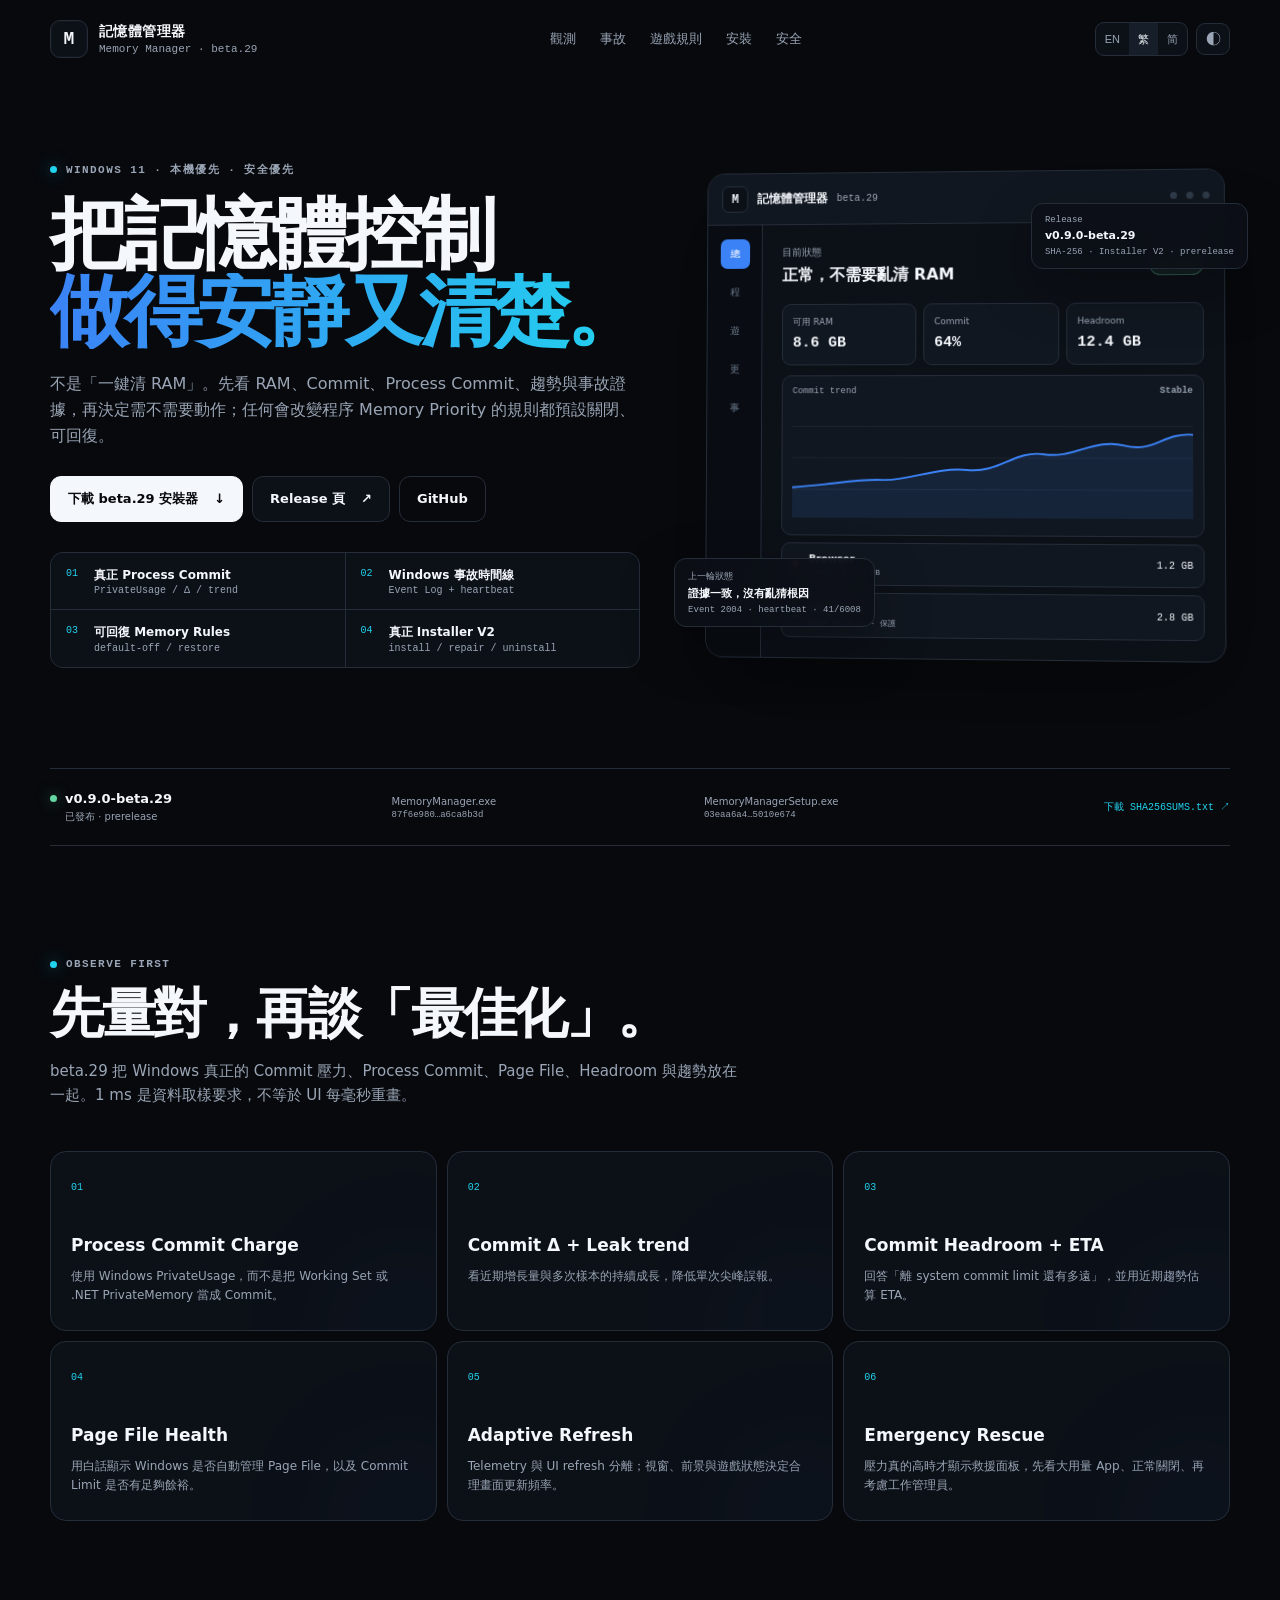
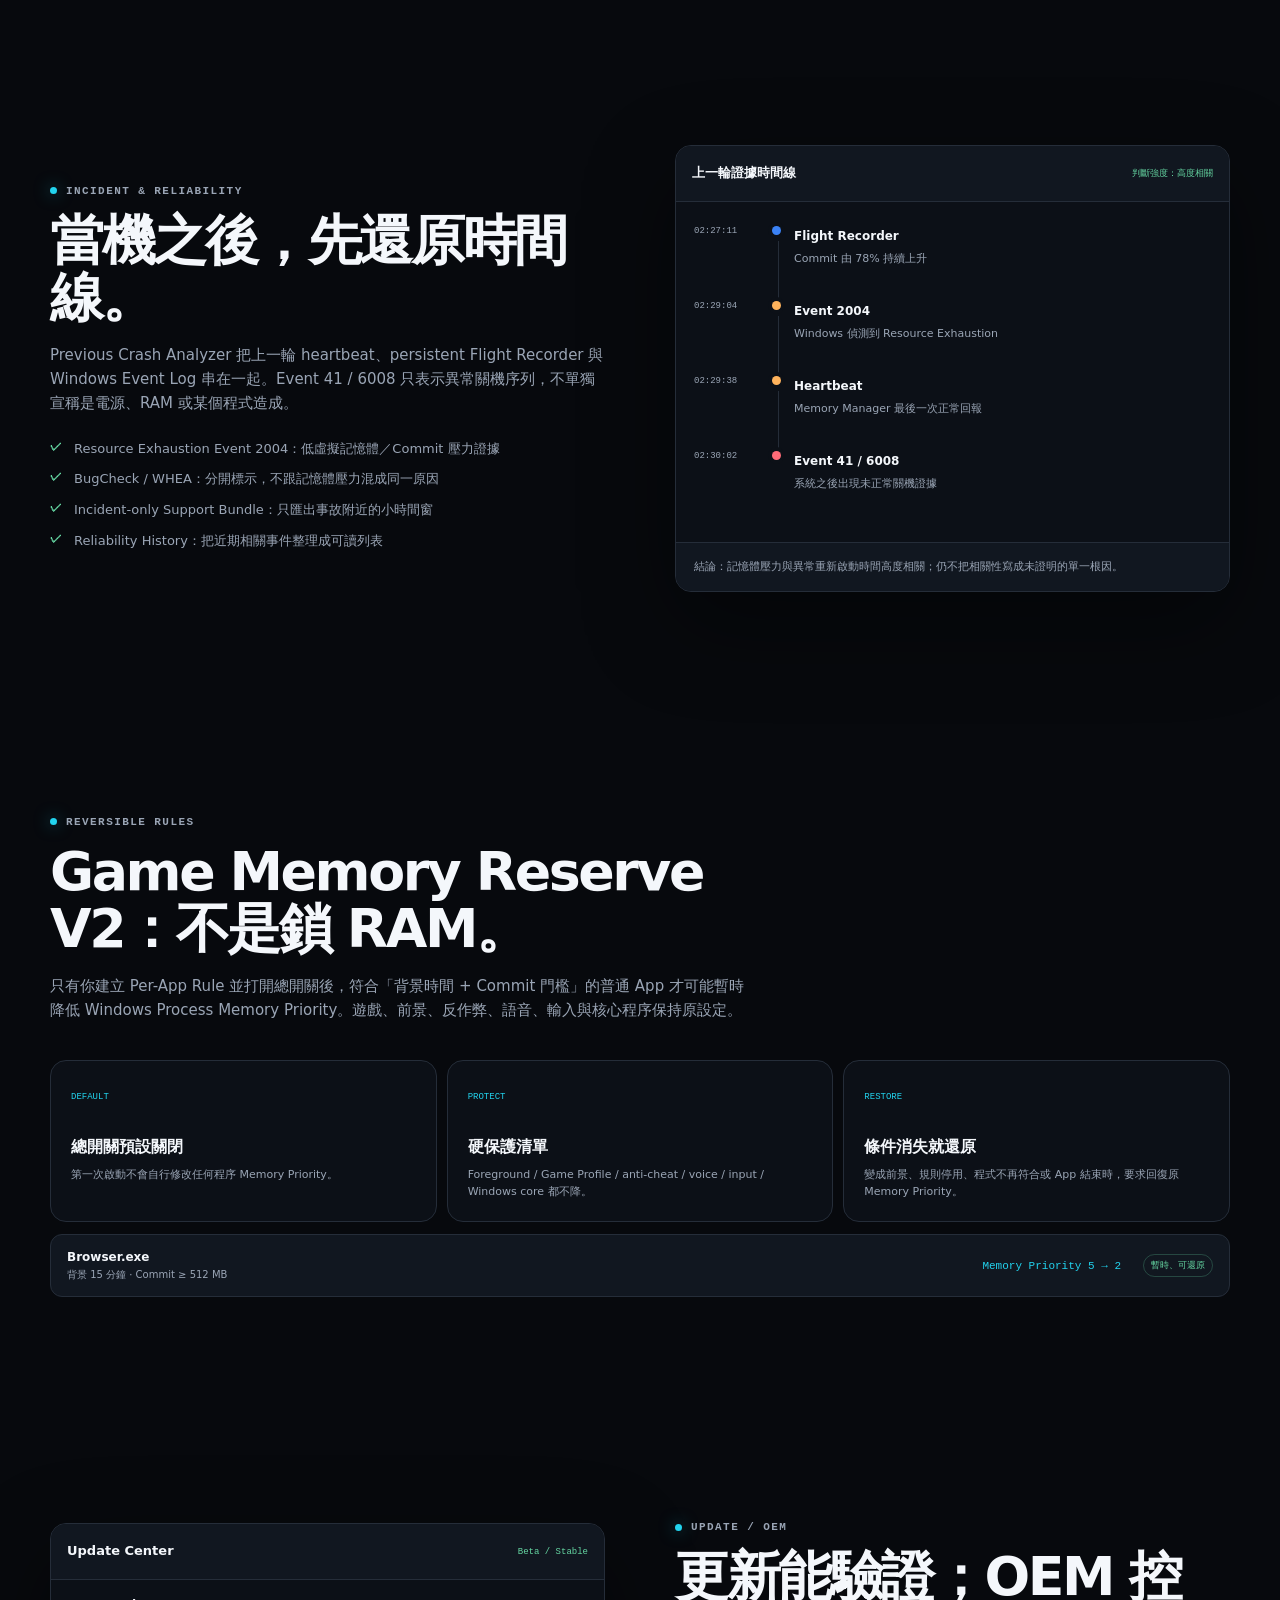
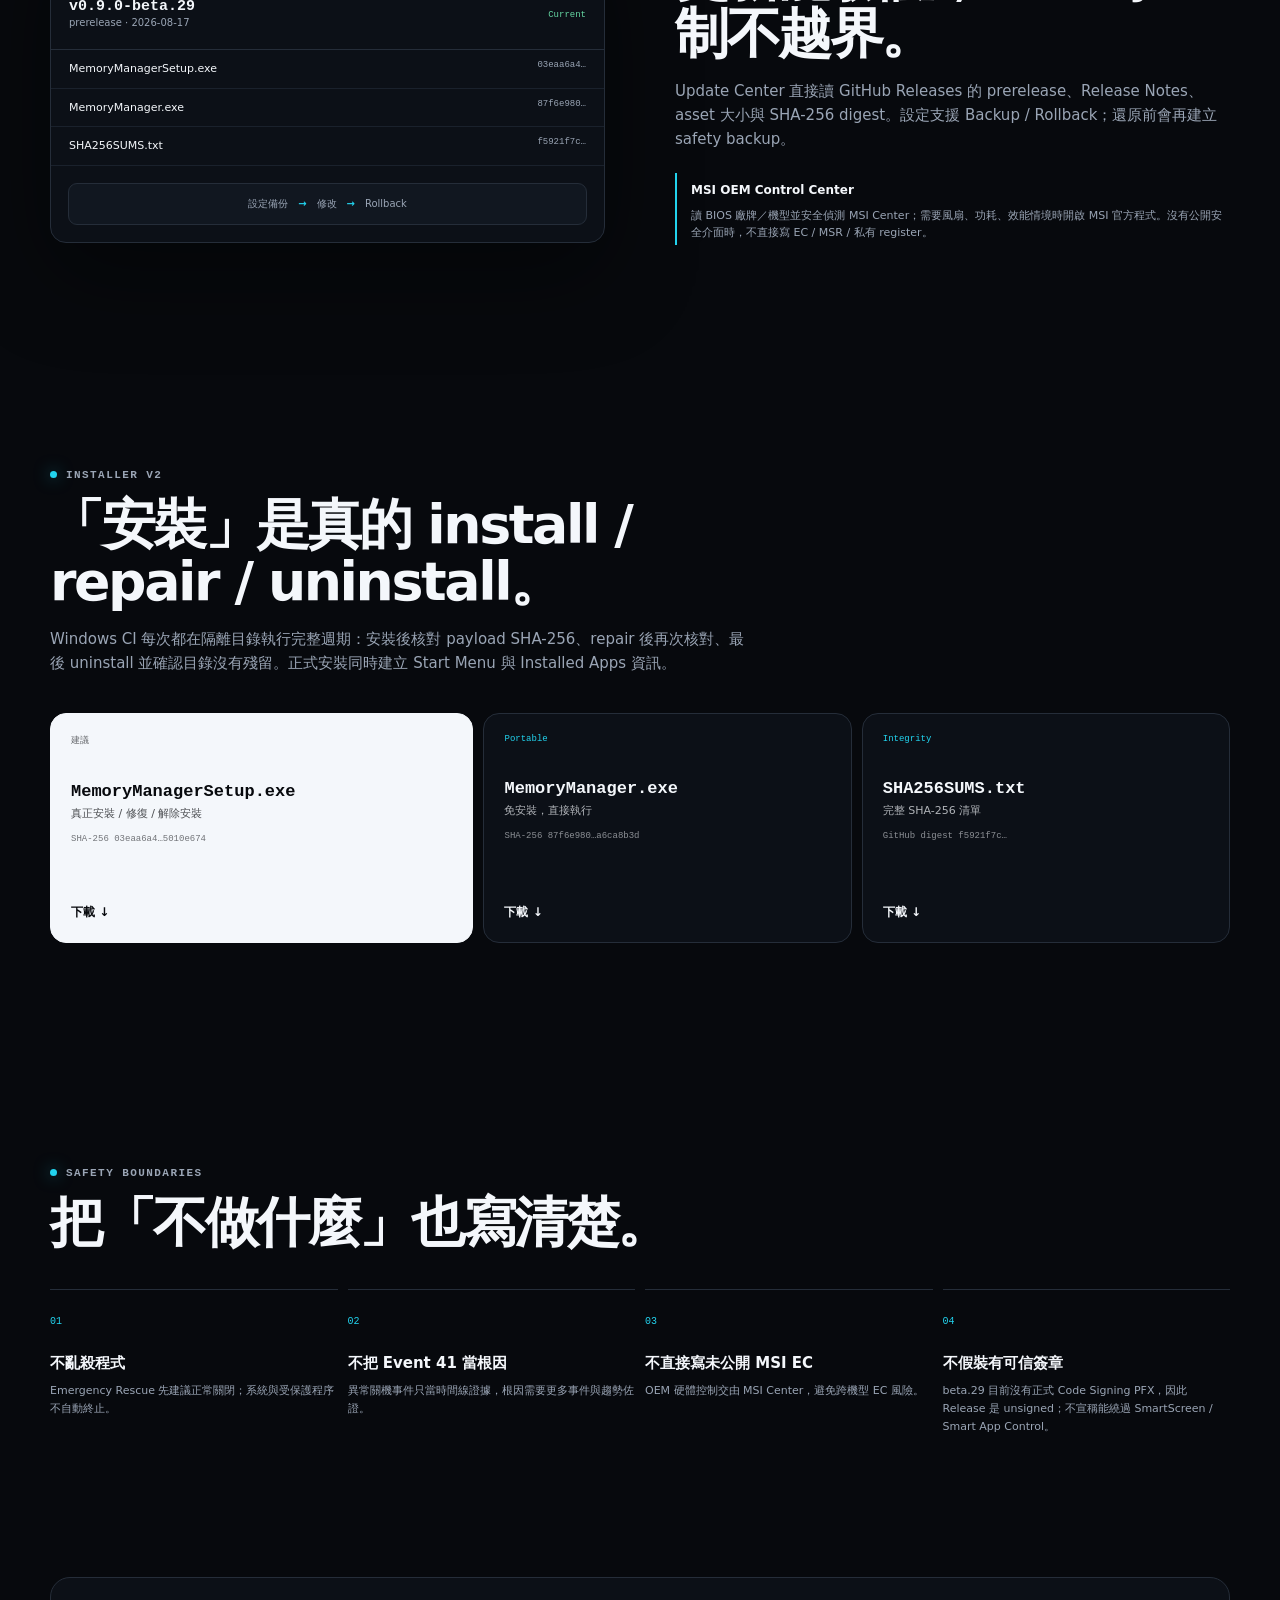
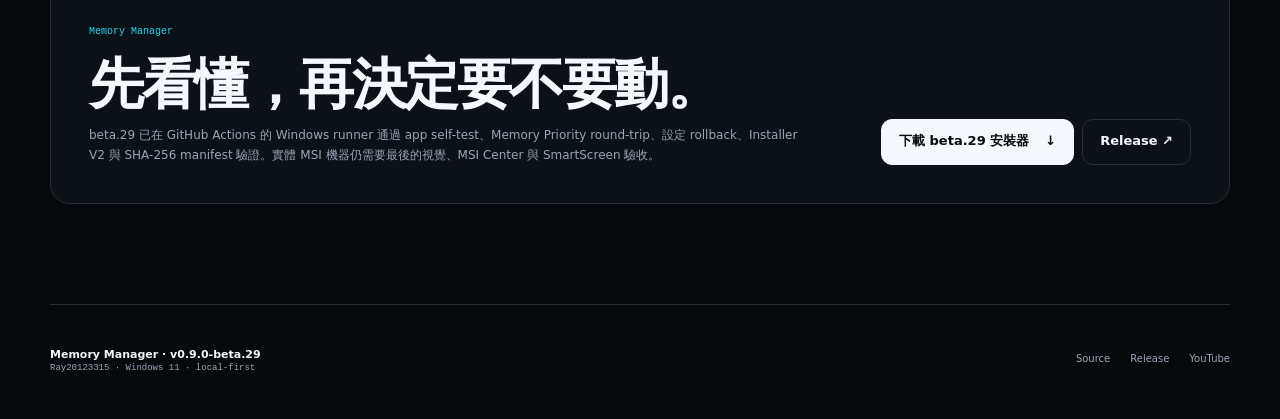
<file: index.html>
<!doctype html>
<html lang="zh-TW" data-theme="dark">
<head>
  <meta charset="utf-8">
  <meta name="viewport" content="width=device-width,initial-scale=1,viewport-fit=cover">
  <meta name="theme-color" content="#07090d">
  <meta name="description" content="Memory Manager beta.29 — Windows 11 RAM / Commit 監控、事故分析、可回復 Game Memory Rules、Update Center 與真正 Installer V2。">
  <title>Memory Manager beta.29 · 記憶體管理器</title>
  <link rel="stylesheet" href="styles.css">
</head>
<body>
  <div class="ambient" aria-hidden="true"><i></i><i></i></div>
  <header class="topbar shell">
    <a class="brand" href="#top" aria-label="Memory Manager home">
      <span class="logo">M</span>
      <span><strong data-i18n="brand">記憶體管理器</strong><small>Memory Manager · beta.29</small></span>
    </a>
    <nav class="navlinks" aria-label="主要導覽">
      <a href="#observe" data-i18n="navObserve">觀測</a>
      <a href="#incident" data-i18n="navIncident">事故</a>
      <a href="#game" data-i18n="navGame">遊戲規則</a>
      <a href="#install" data-i18n="navInstall">安裝</a>
      <a href="#safety" data-i18n="navSafety">安全</a>
    </nav>
    <div class="navtools">
      <div class="lang" aria-label="Language">
        <button type="button" data-lang="en">EN</button>
        <button type="button" data-lang="zh-TW" class="active">繁</button>
        <button type="button" data-lang="zh-CN">简</button>
      </div>
      <button id="themeToggle" class="theme" type="button" aria-label="切換深淺色">◐</button>
    </div>
  </header>

  <main id="top">
    <section class="hero shell">
      <div class="hero-copy reveal">
        <div class="eyebrow"><span></span><b data-i18n="heroEyebrow">Windows 11 · local-first · safety-first</b></div>
        <h1>
          <span class="hero-line" data-i18n="heroA">把記憶體控制</span>
          <span class="hero-line accent" data-i18n="heroB">做得安靜又清楚。</span>
        </h1>
        <p class="lead" data-i18n="heroText">不是「一鍵清 RAM」。先看 RAM、Commit、Process Commit、趨勢與事故證據，再決定需不需要動作；任何會改變程序 Memory Priority 的規則都預設關閉、可回復。</p>
        <div class="cta-row">
          <a class="cta primary" href="https://github.com/Ray20123315/Memory_manager/releases/download/v0.9.0-beta.29/MemoryManagerSetup.exe" target="_blank" rel="noopener"><span data-i18n="downloadSetup">下載 beta.29 安裝器</span><b>↓</b></a>
          <a class="cta" href="https://github.com/Ray20123315/Memory_manager/releases/tag/v0.9.0-beta.29" target="_blank" rel="noopener"><span data-i18n="releasePage">Release 頁</span><b>↗</b></a>
          <a class="cta ghost" href="https://github.com/Ray20123315/Memory_manager" target="_blank" rel="noopener">GitHub</a>
        </div>
        <div class="proof-grid">
          <div><small>01</small><strong data-i18n="proof1">真正 Process Commit</strong><span>PrivateUsage / Δ / trend</span></div>
          <div><small>02</small><strong data-i18n="proof2">Windows 事故時間線</strong><span>Event Log + heartbeat</span></div>
          <div><small>03</small><strong data-i18n="proof3">可回復 Memory Rules</strong><span>default-off / restore</span></div>
          <div><small>04</small><strong data-i18n="proof4">真正 Installer V2</strong><span>install / repair / uninstall</span></div>
        </div>
      </div>

      <div class="product-stage reveal delay-1" aria-label="Memory Manager interface preview">
        <div class="window">
          <div class="windowbar"><span class="mini-logo">M</span><strong data-i18n="brand">記憶體管理器</strong><small>beta.29</small><i></i><i></i><i></i></div>
          <div class="windowbody">
            <aside class="sidebar"><b>總</b><span>程</span><span>遊</span><span>更</span><span>事</span></aside>
            <div class="dashboard">
              <div class="dash-title"><div><small data-i18n="dashState">目前狀態</small><strong data-i18n="dashHealthy">正常，不需要亂清 RAM</strong></div><em>Normal</em></div>
              <div class="metric-grid">
                <div><small data-i18n="availableRam">可用 RAM</small><b id="ramValue">8.6 GB</b></div>
                <div><small>Commit</small><b id="commitValue">64%</b></div>
                <div><small>Headroom</small><b id="headroomValue">12.4 GB</b></div>
              </div>
              <div class="chart">
                <div><span>Commit trend</span><b id="chartLabel">Stable</b></div>
                <svg viewBox="0 0 680 190" preserveAspectRatio="none" aria-hidden="true">
                  <path class="gridline" d="M0 45H680M0 95H680M0 145H680"/>
                  <path class="area" d="M0 142 C70 138 110 128 155 130 S245 109 300 114 380 82 430 89 515 63 565 75 630 54 680 58 V190H0Z"/>
                  <path class="trend" d="M0 142 C70 138 110 128 155 130 S245 109 300 114 380 82 430 89 515 63 565 75 630 54 680 58"/>
                </svg>
              </div>
              <div class="process-row"><span><i></i><b>Browser</b><small>Commit Δ +84 MB</small></span><strong>1.2 GB</strong></div>
              <div class="process-row"><span><i class="good"></i><b>Game.exe</b><small data-i18n="protectedGame">Game Profile · 保護</small></span><strong>2.8 GB</strong></div>
            </div>
          </div>
        </div>
        <div class="floating incident-card"><small data-i18n="incidentCardSmall">上一輪狀態</small><strong data-i18n="incidentCardTitle">證據一致，沒有亂猜根因</strong><span>Event 2004 · heartbeat · 41/6008</span></div>
        <div class="floating release-card"><small>Release</small><strong>v0.9.0-beta.29</strong><span>SHA-256 · Installer V2 · prerelease</span></div>
      </div>
    </section>

    <section class="release-strip shell reveal" aria-label="beta.29 release integrity">
      <div><span class="status-dot"></span><strong>v0.9.0-beta.29</strong><small data-i18n="released">已發布 · prerelease</small></div>
      <div><small>MemoryManager.exe</small><code>87f6e980…a6ca8b3d</code></div>
      <div><small>MemoryManagerSetup.exe</small><code>03eaa6a4…5010e674</code></div>
      <a href="https://github.com/Ray20123315/Memory_manager/releases/download/v0.9.0-beta.29/SHA256SUMS.txt" target="_blank" rel="noopener" data-i18n="checksums">下載 SHA256SUMS.txt ↗</a>
    </section>

    <section class="section shell" id="observe">
      <div class="section-head reveal">
        <div class="eyebrow"><span></span><b>OBSERVE FIRST</b></div>
        <h2 data-i18n="observeTitle">先量對，再談「最佳化」。</h2>
        <p data-i18n="observeText">beta.29 把 Windows 真正的 Commit 壓力、Process Commit、Page File、Headroom 與趨勢放在一起。1 ms 是資料取樣要求，不等於 UI 每毫秒重畫。</p>
      </div>
      <div class="feature-grid">
        <article class="card reveal"><span>01</span><h3>Process Commit Charge</h3><p data-i18n="f01">使用 Windows PrivateUsage，而不是把 Working Set 或 .NET PrivateMemory 當成 Commit。</p></article>
        <article class="card reveal"><span>02</span><h3>Commit Δ + Leak trend</h3><p data-i18n="f02">看近期增長量與多次樣本的持續成長，降低單次尖峰誤報。</p></article>
        <article class="card reveal"><span>03</span><h3>Commit Headroom + ETA</h3><p data-i18n="f03">回答「離 system commit limit 還有多遠」，並用近期趨勢估算 ETA。</p></article>
        <article class="card reveal"><span>04</span><h3>Page File Health</h3><p data-i18n="f04">用白話顯示 Windows 是否自動管理 Page File，以及 Commit Limit 是否有足夠餘裕。</p></article>
        <article class="card reveal"><span>05</span><h3>Adaptive Refresh</h3><p data-i18n="f05">Telemetry 與 UI refresh 分離；視窗、前景與遊戲狀態決定合理畫面更新頻率。</p></article>
        <article class="card reveal"><span>06</span><h3>Emergency Rescue</h3><p data-i18n="f06">壓力真的高時才顯示救援面板，先看大用量 App、正常關閉、再考慮工作管理員。</p></article>
      </div>
    </section>

    <section class="section shell split" id="incident">
      <div class="section-head reveal">
        <div class="eyebrow"><span></span><b>INCIDENT & RELIABILITY</b></div>
        <h2 data-i18n="incidentTitle">當機之後，先還原時間線。</h2>
        <p data-i18n="incidentText">Previous Crash Analyzer 把上一輪 heartbeat、persistent Flight Recorder 與 Windows Event Log 串在一起。Event 41 / 6008 只表示異常關機序列，不單獨宣稱是電源、RAM 或某個程式造成。</p>
        <ul class="checks">
          <li data-i18n="inc1">Resource Exhaustion Event 2004：低虛擬記憶體／Commit 壓力證據</li>
          <li data-i18n="inc2">BugCheck / WHEA：分開標示，不跟記憶體壓力混成同一原因</li>
          <li data-i18n="inc3">Incident-only Support Bundle：只匯出事故附近的小時間窗</li>
          <li data-i18n="inc4">Reliability History：把近期相關事件整理成可讀列表</li>
        </ul>
      </div>
      <div class="timeline-panel reveal delay-1">
        <div class="panel-head"><b data-i18n="timelineTitle">上一輪證據時間線</b><span data-i18n="confidence">判斷強度：高度相關</span></div>
        <div class="timeline"><article><time>02:27:11</time><i></i><div><strong>Flight Recorder</strong><p>Commit 由 78% 持續上升</p></div></article><article><time>02:29:04</time><i class="warn"></i><div><strong>Event 2004</strong><p data-i18n="tl2">Windows 偵測到 Resource Exhaustion</p></div></article><article><time>02:29:38</time><i class="warn"></i><div><strong>Heartbeat</strong><p data-i18n="tl3">Memory Manager 最後一次正常回報</p></div></article><article><time>02:30:02</time><i class="danger"></i><div><strong>Event 41 / 6008</strong><p data-i18n="tl4">系統之後出現未正常關機證據</p></div></article></div>
        <div class="evidence-note" data-i18n="evidenceNote">結論：記憶體壓力與異常重新啟動時間高度相關；仍不把相關性寫成未證明的單一根因。</div>
      </div>
    </section>

    <section class="section shell" id="game">
      <div class="section-head reveal">
        <div class="eyebrow"><span></span><b>REVERSIBLE RULES</b></div>
        <h2 data-i18n="gameTitle">Game Memory Reserve V2：不是鎖 RAM。</h2>
        <p data-i18n="gameText">只有你建立 Per-App Rule 並打開總開關後，符合「背景時間 + Commit 門檻」的普通 App 才可能暫時降低 Windows Process Memory Priority。遊戲、前景、反作弊、語音、輸入與核心程序保持原設定。</p>
      </div>
      <div class="policy-grid">
        <div class="policy-card reveal"><small>DEFAULT</small><strong data-i18n="policyOff">總開關預設關閉</strong><p data-i18n="policyOffText">第一次啟動不會自行修改任何程序 Memory Priority。</p></div>
        <div class="policy-card reveal"><small>PROTECT</small><strong data-i18n="policyProtect">硬保護清單</strong><p data-i18n="policyProtectText">Foreground / Game Profile / anti-cheat / voice / input / Windows core 都不降。</p></div>
        <div class="policy-card reveal"><small>RESTORE</small><strong data-i18n="policyRestore">條件消失就還原</strong><p data-i18n="policyRestoreText">變成前景、規則停用、程式不再符合或 App 結束時，要求回復原 Memory Priority。</p></div>
      </div>
      <div class="rule-demo reveal">
        <div><b>Browser.exe</b><span data-i18n="backgroundRule">背景 15 分鐘 · Commit ≥ 512 MB</span></div><code>Memory Priority 5 → 2</code><em data-i18n="reversible">暫時、可還原</em>
      </div>
    </section>

    <section class="section shell split reverse" id="update">
      <div class="update-panel reveal">
        <div class="panel-head"><b>Update Center</b><span>Beta / Stable</span></div>
        <div class="release-row"><div><strong>v0.9.0-beta.29</strong><small>prerelease · 2026-08-17</small></div><em>Current</em></div>
        <div class="asset-row"><span>MemoryManagerSetup.exe</span><code>03eaa6a4…</code></div>
        <div class="asset-row"><span>MemoryManager.exe</span><code>87f6e980…</code></div>
        <div class="asset-row"><span>SHA256SUMS.txt</span><code>f5921f7c…</code></div>
        <div class="backup-flow"><span data-i18n="backup">設定備份</span><b>→</b><span data-i18n="change">修改</span><b>→</b><span data-i18n="rollback">Rollback</span></div>
      </div>
      <div class="section-head reveal delay-1">
        <div class="eyebrow"><span></span><b>UPDATE / OEM</b></div>
        <h2 data-i18n="updateTitle">更新能驗證；OEM 控制不越界。</h2>
        <p data-i18n="updateText">Update Center 直接讀 GitHub Releases 的 prerelease、Release Notes、asset 大小與 SHA-256 digest。設定支援 Backup / Rollback；還原前會再建立 safety backup。</p>
        <div class="oem-note"><strong>MSI OEM Control Center</strong><p data-i18n="oemText">讀 BIOS 廠牌／機型並安全偵測 MSI Center；需要風扇、功耗、效能情境時開啟 MSI 官方程式。沒有公開安全介面時，不直接寫 EC / MSR / 私有 register。</p></div>
      </div>
    </section>

    <section class="section shell" id="install">
      <div class="section-head reveal">
        <div class="eyebrow"><span></span><b>INSTALLER V2</b></div>
        <h2 data-i18n="installTitle">「安裝」是真的 install / repair / uninstall。</h2>
        <p data-i18n="installText">Windows CI 每次都在隔離目錄執行完整週期：安裝後核對 payload SHA-256、repair 後再次核對、最後 uninstall 並確認目錄沒有殘留。正式安裝同時建立 Start Menu 與 Installed Apps 資訊。</p>
      </div>
      <div class="install-grid">
        <a class="download-card primary-card reveal" href="https://github.com/Ray20123315/Memory_manager/releases/download/v0.9.0-beta.29/MemoryManagerSetup.exe" target="_blank" rel="noopener"><small data-i18n="recommended">建議</small><strong>MemoryManagerSetup.exe</strong><span data-i18n="setupDesc">真正安裝 / 修復 / 解除安裝</span><code>SHA-256 03eaa6a4…5010e674</code><b data-i18n="download">下載 ↓</b></a>
        <a class="download-card reveal" href="https://github.com/Ray20123315/Memory_manager/releases/download/v0.9.0-beta.29/MemoryManager.exe" target="_blank" rel="noopener"><small>Portable</small><strong>MemoryManager.exe</strong><span data-i18n="portableDesc">免安裝，直接執行</span><code>SHA-256 87f6e980…a6ca8b3d</code><b data-i18n="download">下載 ↓</b></a>
        <a class="download-card reveal" href="https://github.com/Ray20123315/Memory_manager/releases/download/v0.9.0-beta.29/SHA256SUMS.txt" target="_blank" rel="noopener"><small>Integrity</small><strong>SHA256SUMS.txt</strong><span data-i18n="checksumDesc">完整 SHA-256 清單</span><code>GitHub digest f5921f7c…</code><b data-i18n="download">下載 ↓</b></a>
      </div>
    </section>

    <section class="section shell" id="safety">
      <div class="section-head reveal">
        <div class="eyebrow"><span></span><b>SAFETY BOUNDARIES</b></div>
        <h2 data-i18n="safetyTitle">把「不做什麼」也寫清楚。</h2>
      </div>
      <div class="safety-grid">
        <article class="reveal"><b>01</b><h3 data-i18n="s1t">不亂殺程式</h3><p data-i18n="s1p">Emergency Rescue 先建議正常關閉；系統與受保護程序不自動終止。</p></article>
        <article class="reveal"><b>02</b><h3 data-i18n="s2t">不把 Event 41 當根因</h3><p data-i18n="s2p">異常關機事件只當時間線證據，根因需要更多事件與趨勢佐證。</p></article>
        <article class="reveal"><b>03</b><h3 data-i18n="s3t">不直接寫未公開 MSI EC</h3><p data-i18n="s3p">OEM 硬體控制交由 MSI Center，避免跨機型 EC 風險。</p></article>
        <article class="reveal"><b>04</b><h3 data-i18n="s4t">不假裝有可信簽章</h3><p data-i18n="s4p">beta.29 目前沒有正式 Code Signing PFX，因此 Release 是 unsigned；不宣稱能繞過 SmartScreen / Smart App Control。</p></article>
      </div>
    </section>

    <section class="final shell reveal">
      <div><span>Memory Manager</span><h2 data-i18n="finalTitle">先看懂，再決定要不要動。</h2><p data-i18n="finalText">beta.29 已在 GitHub Actions 的 Windows runner 通過 app self-test、Memory Priority round-trip、設定 rollback、Installer V2 與 SHA-256 manifest 驗證。實體 MSI 機器仍需要最後的視覺、MSI Center 與 SmartScreen 驗收。</p></div>
      <div class="final-actions"><a class="cta primary" href="https://github.com/Ray20123315/Memory_manager/releases/download/v0.9.0-beta.29/MemoryManagerSetup.exe" target="_blank" rel="noopener"><span data-i18n="downloadSetup">下載 beta.29 安裝器</span><b>↓</b></a><a class="cta" href="https://github.com/Ray20123315/Memory_manager/releases/tag/v0.9.0-beta.29" target="_blank" rel="noopener">Release ↗</a></div>
    </section>
  </main>

  <footer class="footer shell"><div><strong>Memory Manager · v0.9.0-beta.29</strong><span>Ray20123315 · Windows 11 · local-first</span></div><div><a href="https://github.com/Ray20123315/Memory_manager" target="_blank" rel="noopener">Source</a><a href="https://github.com/Ray20123315/Memory_manager/releases/tag/v0.9.0-beta.29" target="_blank" rel="noopener">Release</a><a href="https://www.youtube.com/@raychen0817" target="_blank" rel="noopener">YouTube</a></div></footer>
  <script src="app.js"></script>
</body>
</html>
</file>
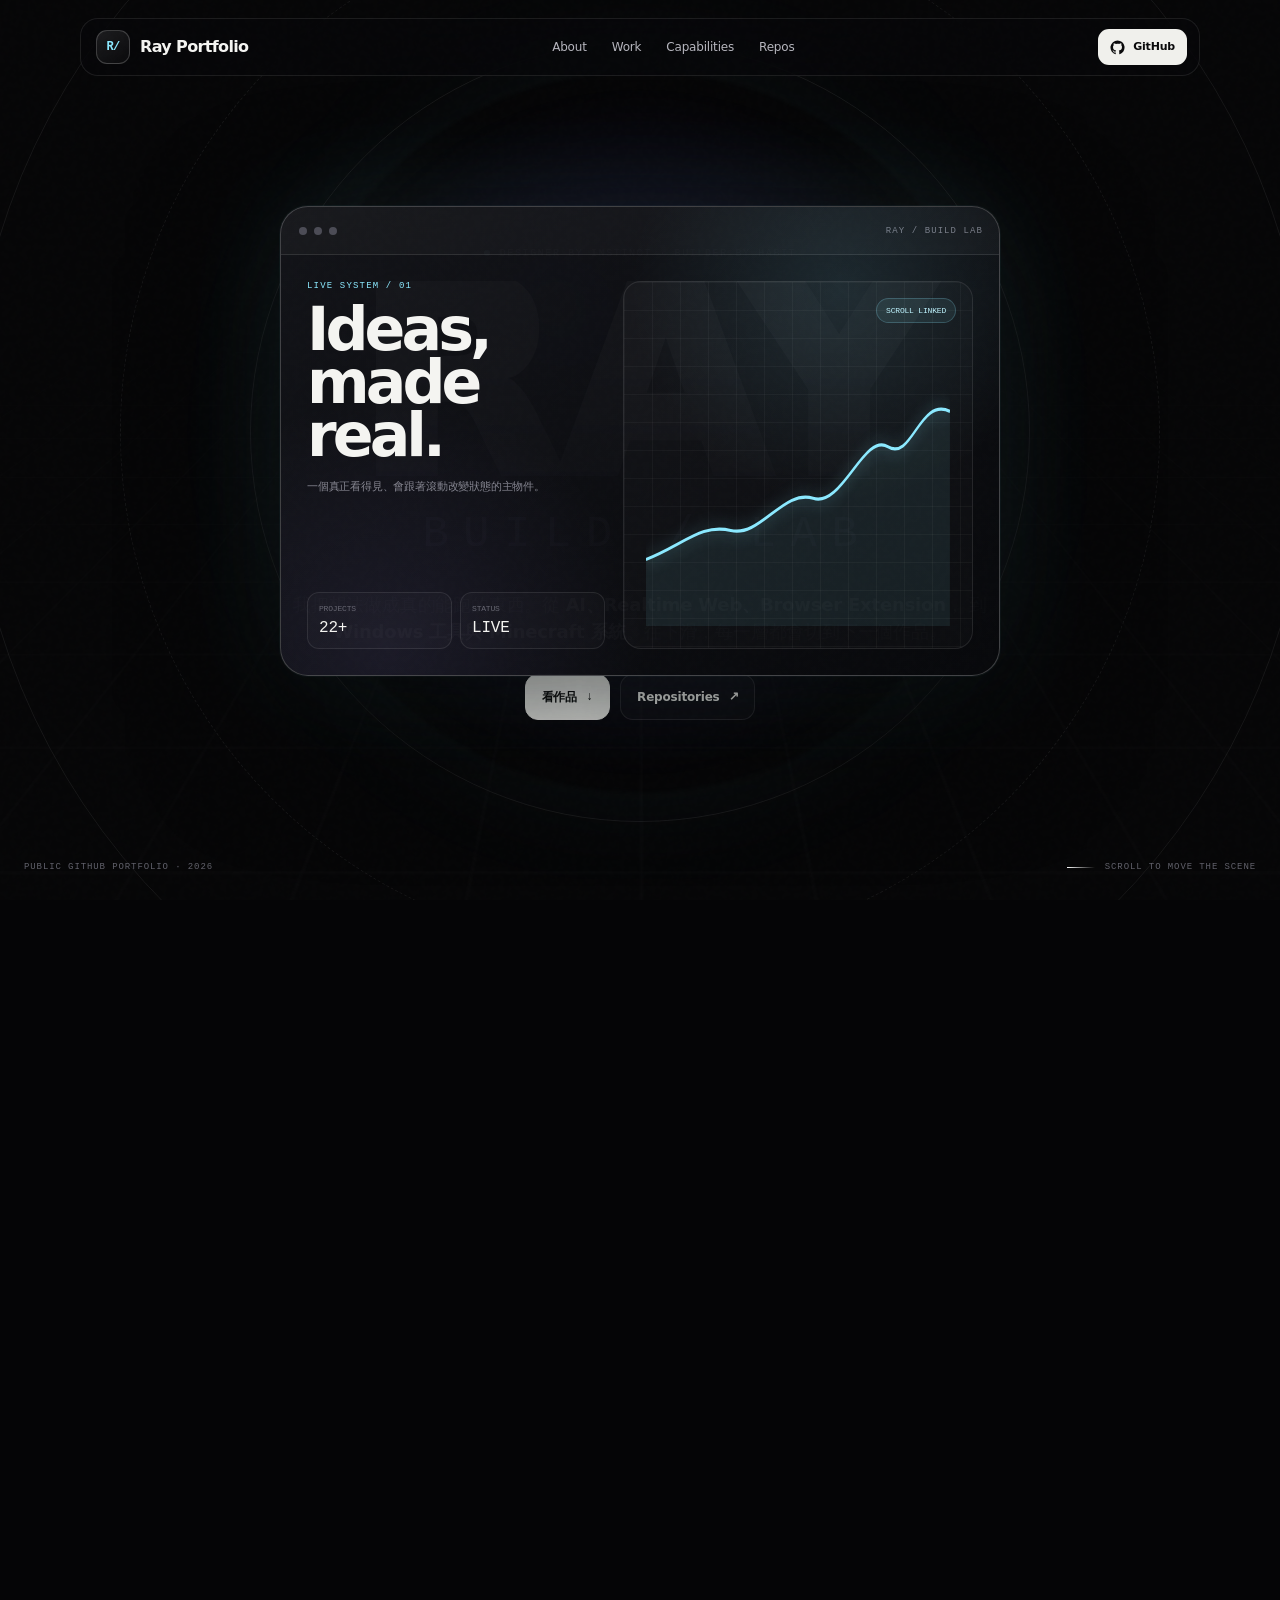
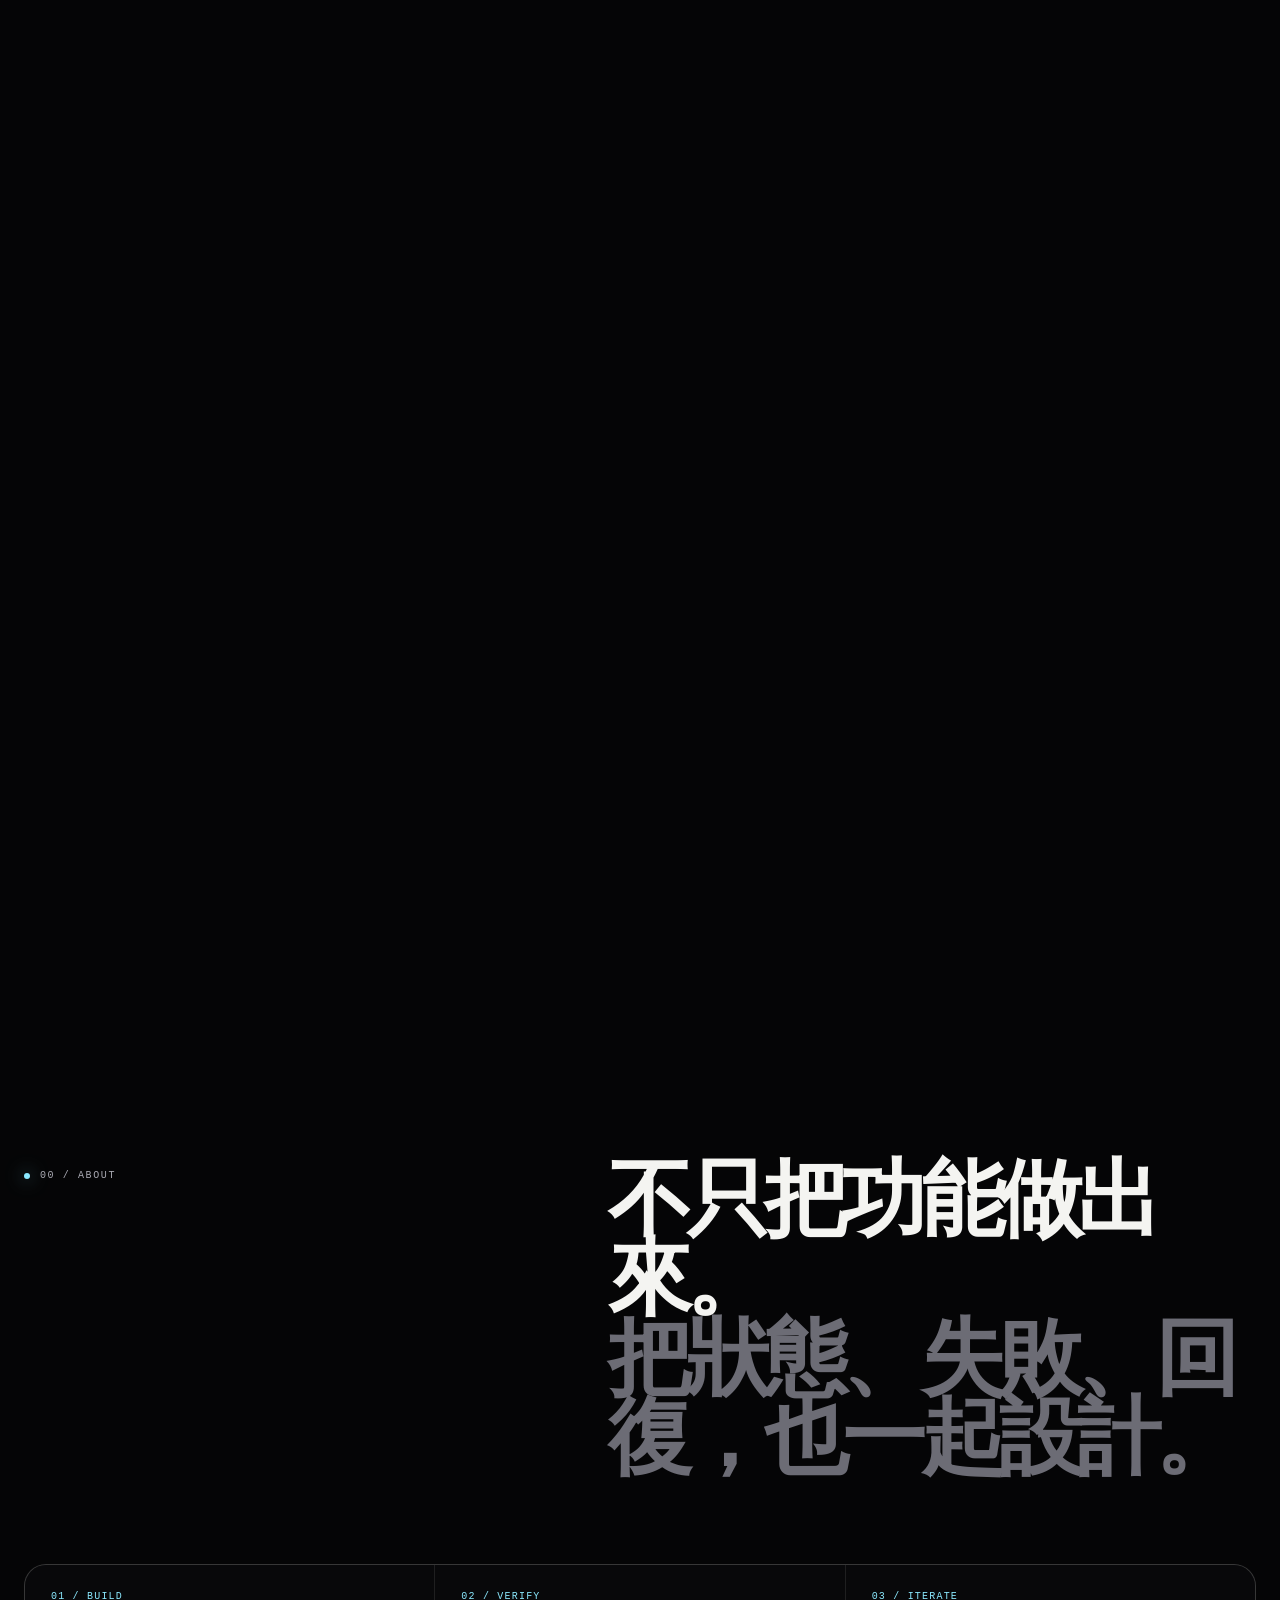
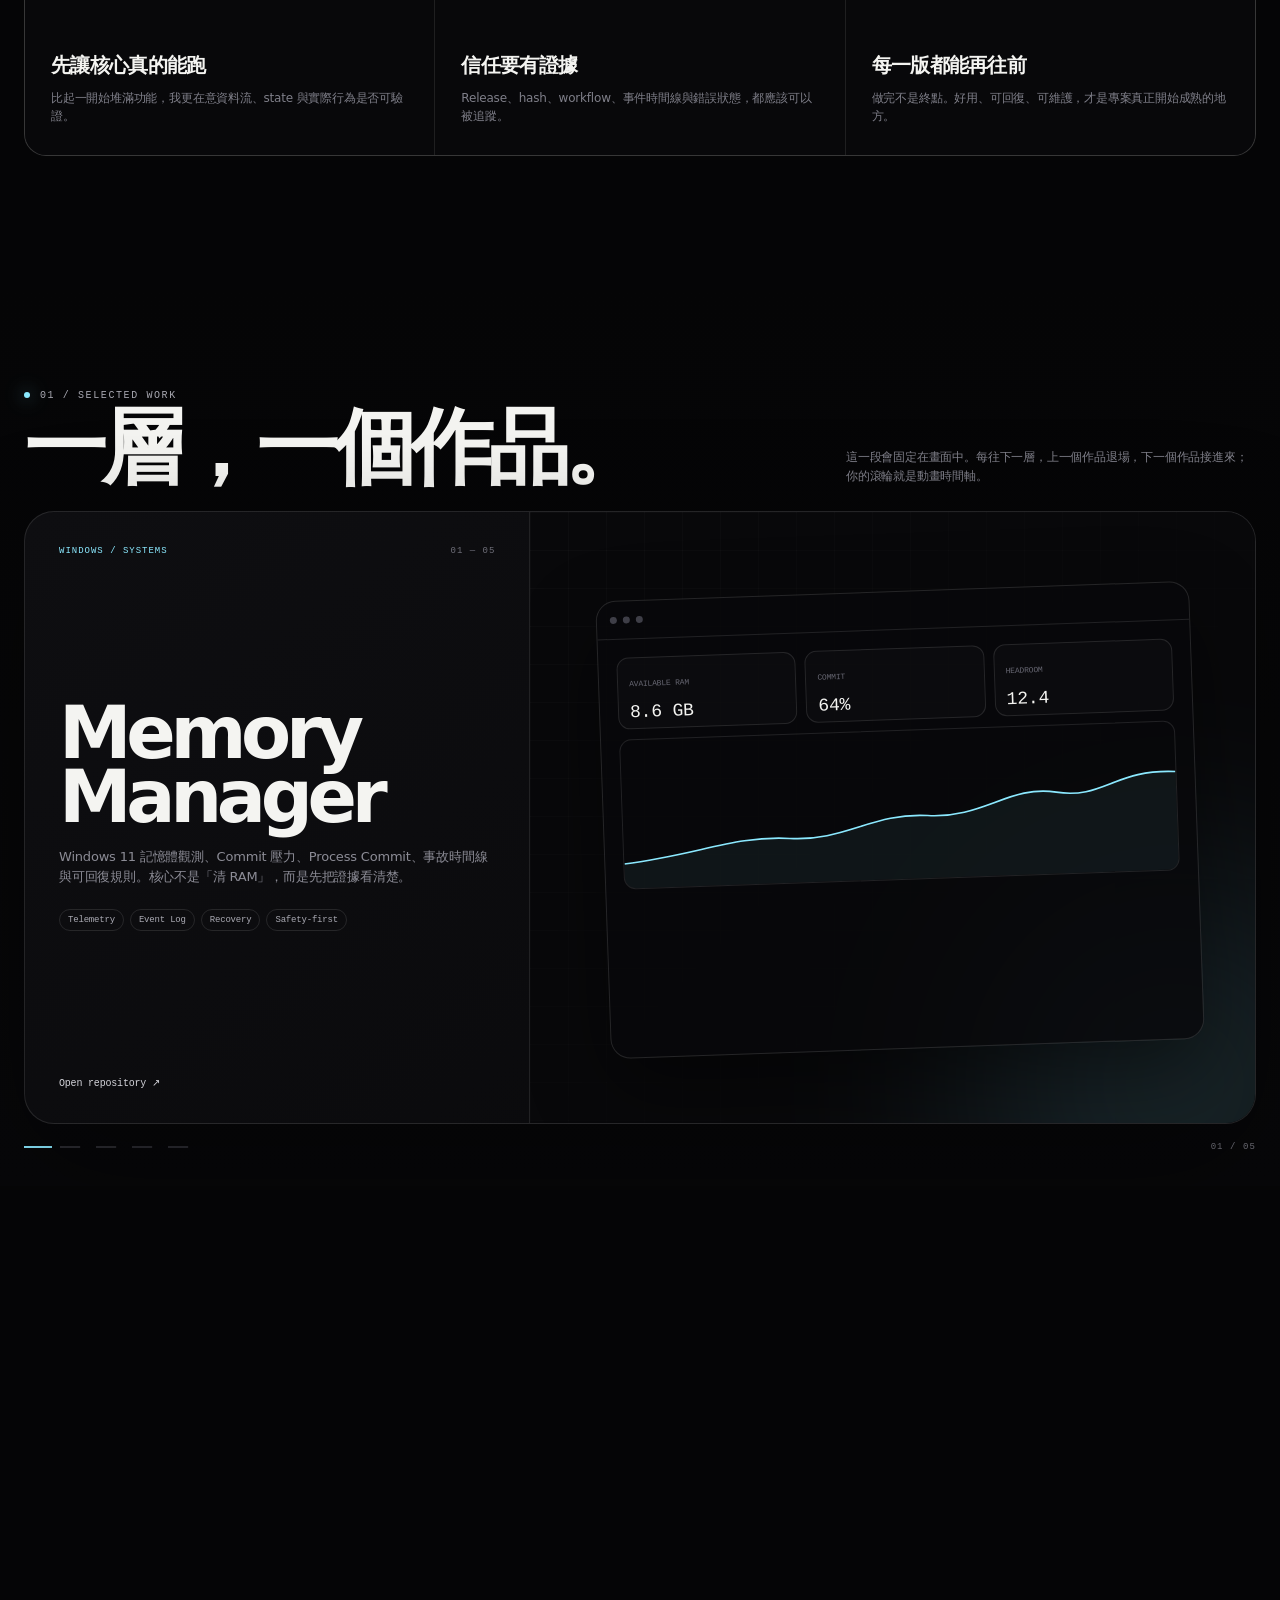
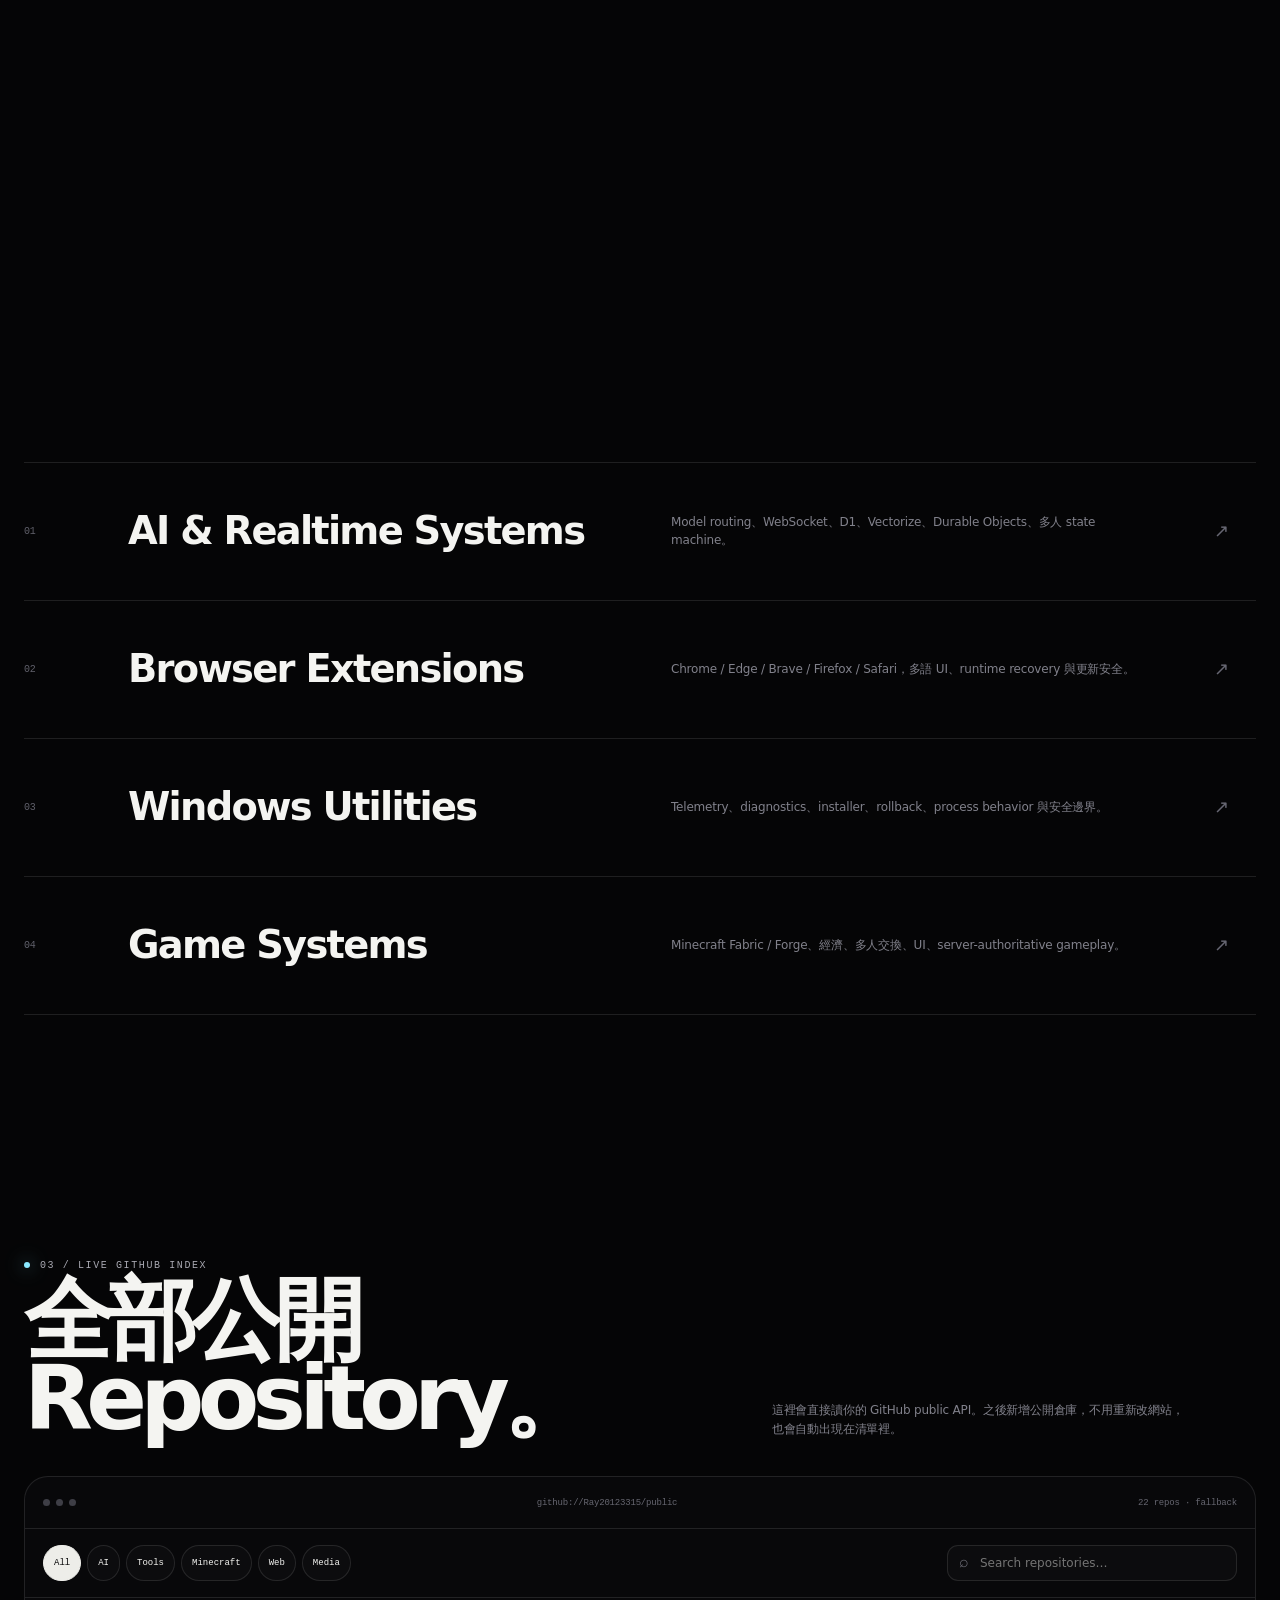
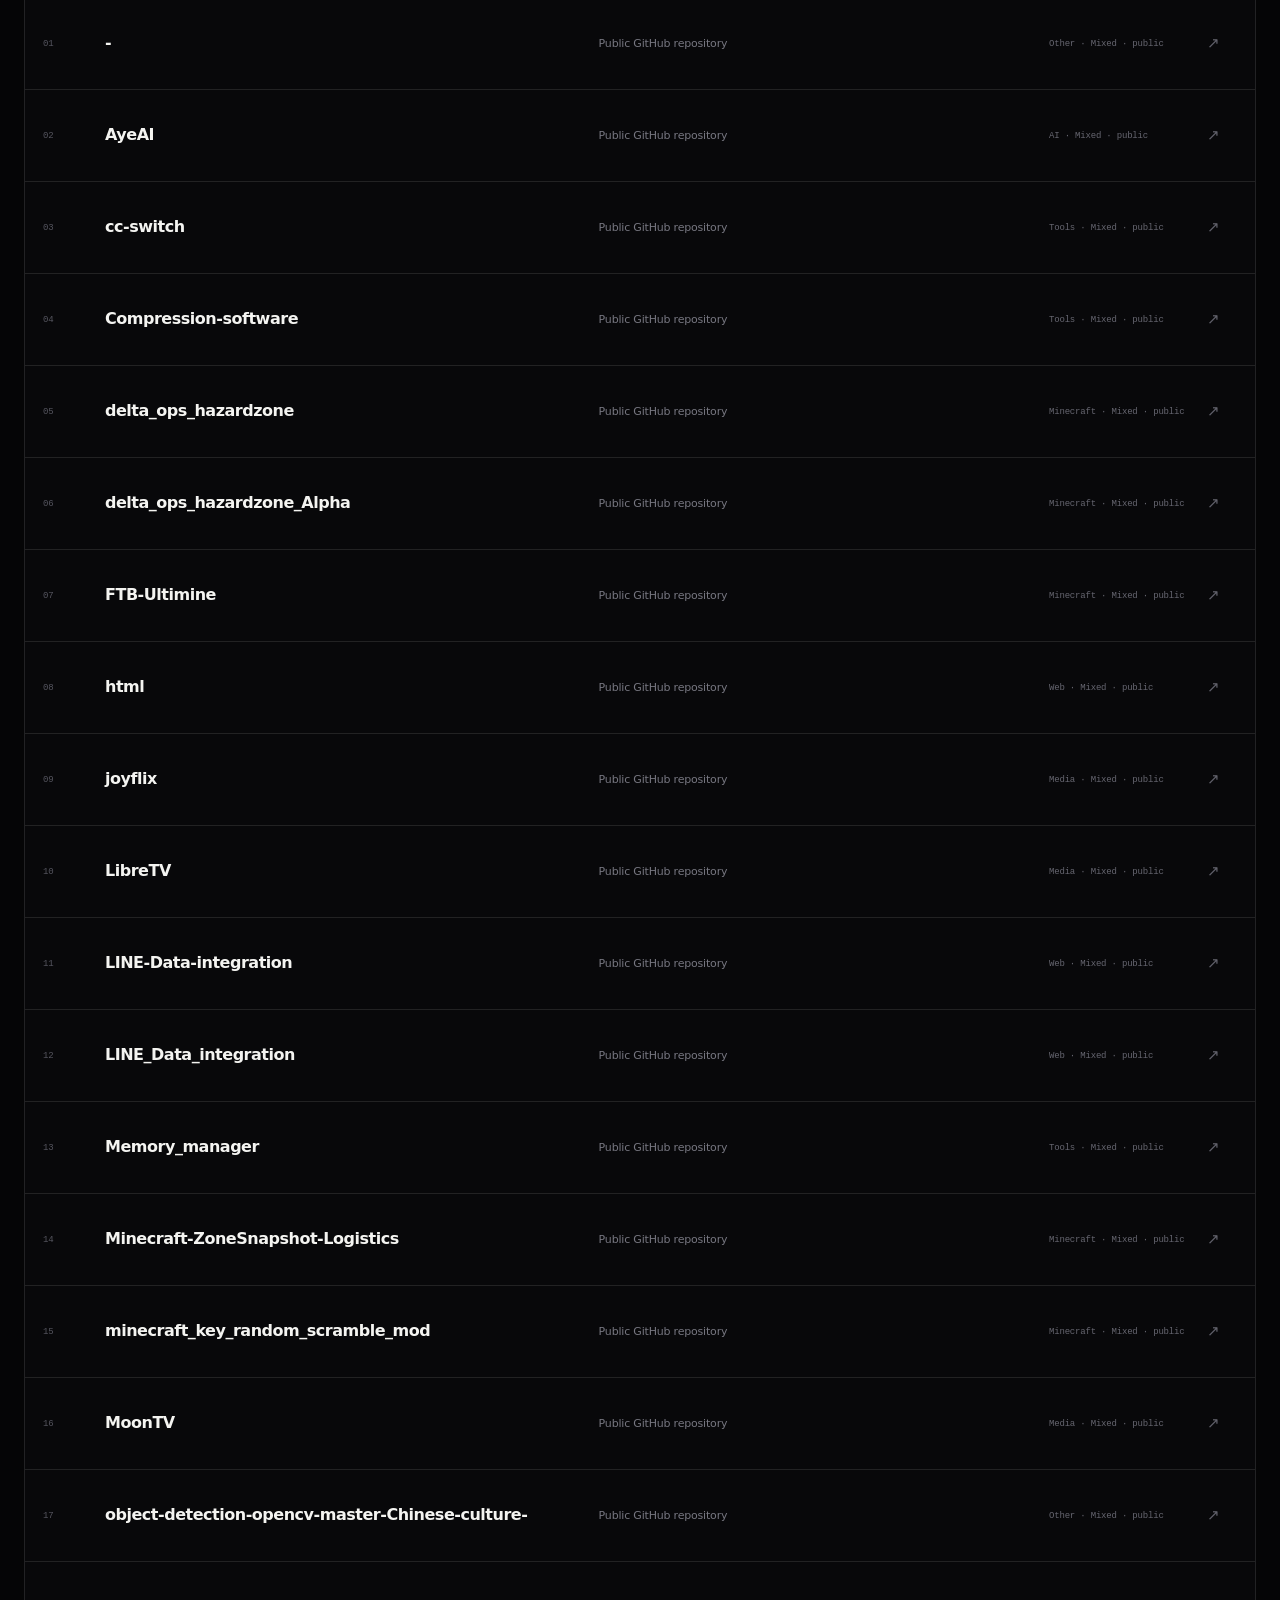
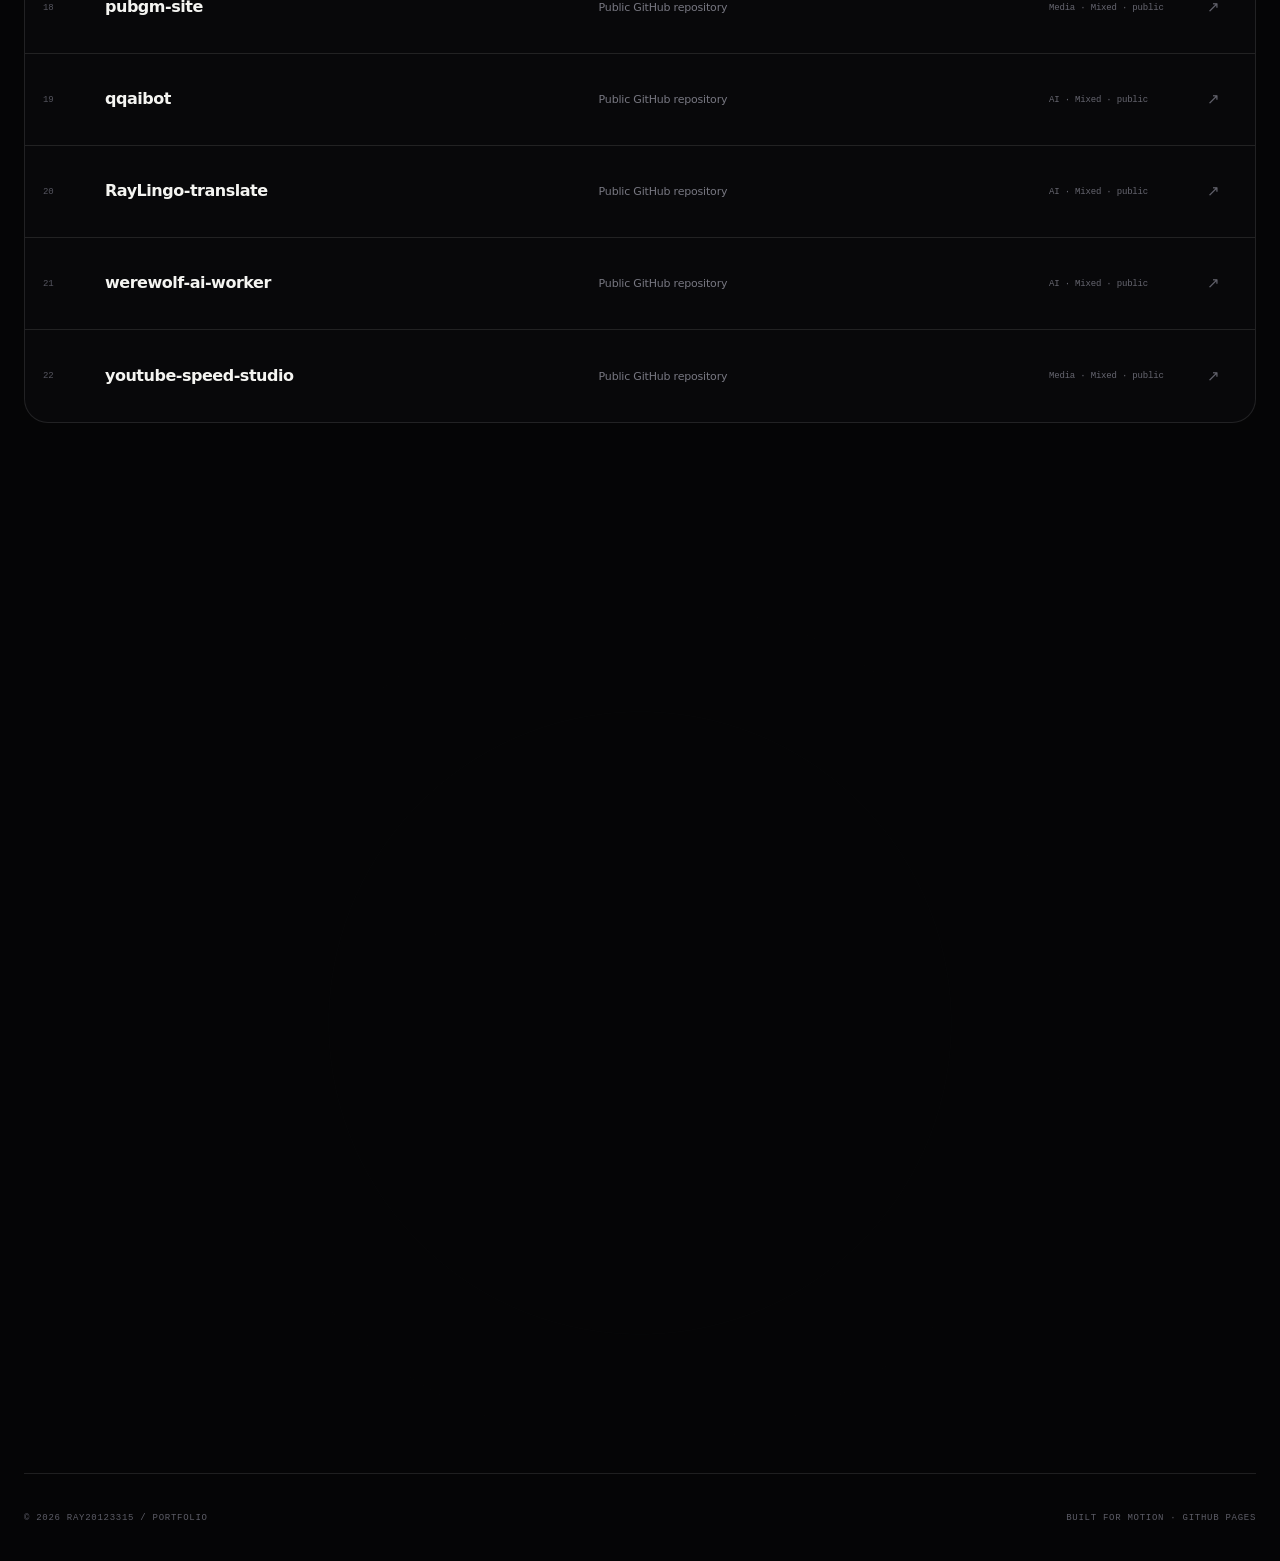
<file: portfolio/index.html>
<!doctype html>
<html lang="zh-Hant">
<head>
  <meta charset="utf-8">
  <meta name="viewport" content="width=device-width,initial-scale=1,viewport-fit=cover">
  <meta name="theme-color" content="#050506">
  <meta name="description" content="Ray20123315 — interactive GitHub portfolio for AI, browser tools, Windows utilities, realtime apps and Minecraft projects.">
  <title>Ray / Portfolio</title>
  <style>
    :root{
      --bg:#050506;
      --bg-soft:#09090b;
      --panel:#0d0d10;
      --panel-2:#121216;
      --text:#f4f4f1;
      --muted:#8d8d96;
      --muted-2:#62626b;
      --line:rgba(255,255,255,.105);
      --line-strong:rgba(255,255,255,.19);
      --accent:#8be9ff;
      --accent-soft:rgba(139,233,255,.12);
      --violet:#a996ff;
      --max:1280px;
      --sans:Inter,"Noto Sans TC","Segoe UI","Microsoft JhengHei",system-ui,sans-serif;
      --mono:"Cascadia Mono","SFMono-Regular",Consolas,monospace;
    }
    *{box-sizing:border-box}
    html{background:var(--bg);scroll-behavior:smooth}
    body{
      margin:0;background:var(--bg);color:var(--text);font-family:var(--sans);
      overflow-x:hidden;line-height:1.55;letter-spacing:-.012em
    }
    body::before{
      content:"";position:fixed;inset:0;z-index:-20;pointer-events:none;
      background:
        radial-gradient(900px 620px at 78% -8%,rgba(129,114,255,.105),transparent 68%),
        radial-gradient(820px 600px at -8% 55%,rgba(77,208,238,.075),transparent 70%),
        #050506
    }
    body::after{
      content:"";position:fixed;inset:0;z-index:200;pointer-events:none;opacity:.035;mix-blend-mode:screen;
      background-image:url("data:image/svg+xml,%3Csvg viewBox='0 0 180 180' xmlns='http://www.w3.org/2000/svg'%3E%3Cfilter id='n'%3E%3CfeTurbulence type='fractalNoise' baseFrequency='.83' numOctaves='3' stitchTiles='stitch'/%3E%3C/filter%3E%3Crect width='100%25' height='100%25' filter='url(%23n)' opacity='.32'/%3E%3C/svg%3E")
    }
    a{color:inherit;text-decoration:none}
    button,input{font:inherit}
    button{color:inherit}
    ::selection{background:rgba(139,233,255,.28);color:#fff}
    .shell{width:min(var(--max),calc(100% - 48px));margin-inline:auto}
    .mono{font-family:var(--mono)}
    .progress{position:fixed;left:0;top:0;height:2px;width:100%;transform:scaleX(0);transform-origin:left;background:linear-gradient(90deg,#fff,var(--accent),var(--violet));z-index:220}
    .nav{
      position:fixed;left:50%;top:18px;transform:translateX(-50%);width:min(1120px,calc(100% - 28px));
      height:58px;padding:0 12px 0 15px;border:1px solid rgba(255,255,255,.085);border-radius:18px;
      background:rgba(7,7,9,.68);backdrop-filter:blur(22px) saturate(130%);
      display:flex;align-items:center;justify-content:space-between;gap:18px;z-index:150
    }
    .brand{display:flex;align-items:center;gap:10px;font-weight:780;letter-spacing:-.04em}
    .brand__mark{
      width:34px;height:34px;display:grid;place-items:center;border-radius:11px;
      border:1px solid var(--line-strong);background:linear-gradient(145deg,rgba(255,255,255,.09),rgba(255,255,255,.02));
      color:var(--accent);font:700 12px var(--mono)
    }
    .nav__links{display:flex;gap:3px;align-items:center;color:#b6b6be;font-size:12px}
    .nav__links a{padding:9px 11px;border-radius:10px;transition:.2s ease}
    .nav__links a:hover{background:rgba(255,255,255,.055);color:#fff}
    .nav__github{height:36px;padding:0 12px;border-radius:11px;background:#f0f0ec;color:#09090a;display:flex;align-items:center;gap:8px;font-size:11px;font-weight:780}
    .nav__github svg{width:15px;height:15px}
    .eyebrow{display:flex;align-items:center;gap:10px;font:10px var(--mono);letter-spacing:.16em;text-transform:uppercase;color:#a8a8b1}
    .eyebrow::before{content:"";width:6px;height:6px;border-radius:50%;background:var(--accent);box-shadow:0 0 18px rgba(139,233,255,.75)}
    .hero{position:relative;min-height:100svh}
    .hero__frame{
      min-height:100svh;display:grid;align-items:center;position:relative;overflow:hidden;
      padding:122px 0 54px
    }
    .hero__grid{
      position:absolute;inset:-20%;pointer-events:none;opacity:.34;
      background-image:linear-gradient(rgba(255,255,255,.028) 1px,transparent 1px),linear-gradient(90deg,rgba(255,255,255,.028) 1px,transparent 1px);
      background-size:64px 64px;
      mask-image:radial-gradient(ellipse at center,black 0%,transparent 69%);
      transform:perspective(900px) rotateX(64deg) translateY(31%) scale(1.35)
    }
    .hero__aurora{
      position:absolute;left:50%;top:48%;width:min(58vw,720px);aspect-ratio:1;border-radius:50%;transform:translate(-50%,-50%);
      background:radial-gradient(circle at 38% 32%,rgba(255,255,255,.15),transparent 15%),radial-gradient(circle,rgba(120,217,255,.13),rgba(117,100,255,.07) 42%,transparent 68%);
      filter:blur(2px);box-shadow:0 0 140px rgba(139,233,255,.05);pointer-events:none
    }
    .hero__rings{position:absolute;inset:0;pointer-events:none}
    .hero__ring{position:absolute;left:50%;top:48%;border:1px solid rgba(255,255,255,.065);border-radius:50%;transform:translate(-50%,-50%)}
    .hero__ring:nth-child(1){width:min(62vw,780px);aspect-ratio:1}
    .hero__ring:nth-child(2){width:min(83vw,1040px);aspect-ratio:1;border-style:dashed}
    .hero__ring:nth-child(3){width:min(106vw,1340px);aspect-ratio:1}
    .hero__core{
      position:absolute;left:50%;top:49%;z-index:8;
      width:min(720px,72vw);height:min(470px,54vh);
      transform:translate(-50%,-50%);
      border-radius:28px;overflow:hidden;pointer-events:none;
      border:1px solid rgba(255,255,255,.22);
      background:linear-gradient(145deg,rgba(18,19,24,.98),rgba(7,8,11,.98));
      box-shadow:0 42px 140px rgba(0,0,0,.62),0 0 0 1px rgba(139,233,255,.05),0 0 120px rgba(139,233,255,.10);
      will-change:transform
    }
    .hero__core::before{content:"";position:absolute;inset:0;background:radial-gradient(circle at 78% 18%,rgba(139,233,255,.12),transparent 31%),radial-gradient(circle at 15% 95%,rgba(169,150,255,.09),transparent 34%);pointer-events:none}
    .hero__windowbar{
      height:48px;border-bottom:1px solid rgba(255,255,255,.10);
      display:flex;align-items:center;justify-content:space-between;padding:0 16px 0 18px;
      background:rgba(255,255,255,.025)
    }
    .hero__windowdots{display:flex;gap:7px}.hero__windowdots i{width:8px;height:8px;border-radius:50%;background:#4b4b55}
    .hero__windowbar code{font:9px var(--mono);letter-spacing:.12em;color:#777782}
    .hero__windowbody{position:relative;height:calc(100% - 48px);padding:26px;display:grid;grid-template-columns:.92fr 1.08fr;gap:18px}
    .hero__windowleft{display:flex;flex-direction:column;justify-content:space-between}
    .hero__window-kicker{font:9px var(--mono);letter-spacing:.13em;text-transform:uppercase;color:var(--accent)}
    .hero__windowleft h2{font-size:clamp(38px,4.7vw,66px);line-height:.88;letter-spacing:-.065em;margin:12px 0 0}
    .hero__windowleft p{font-size:11px;color:#858590;margin:16px 0 0;max-width:300px}
    .hero__windowstats{display:grid;grid-template-columns:repeat(2,1fr);gap:8px}
    .hero__windowstats div{border:1px solid rgba(255,255,255,.09);border-radius:12px;padding:11px;background:rgba(255,255,255,.018)}
    .hero__windowstats small{display:block;font:8px var(--mono);color:#666671}.hero__windowstats strong{display:block;margin-top:6px;font:16px var(--mono)}
    .hero__windowright{position:relative;border:1px solid rgba(255,255,255,.09);border-radius:18px;background:rgba(255,255,255,.018);overflow:hidden}
    .hero__windowright::before{content:"";position:absolute;inset:0;background-image:linear-gradient(rgba(255,255,255,.035) 1px,transparent 1px),linear-gradient(90deg,rgba(255,255,255,.035) 1px,transparent 1px);background-size:28px 28px}
    .hero__window-chart{position:absolute;inset:22px}
    .hero__window-chart svg{width:100%;height:100%}
    .hero__window-chart path:first-child{fill:rgba(139,233,255,.08)}
    .hero__window-chart path:last-child{fill:none;stroke:var(--accent);stroke-width:3;filter:drop-shadow(0 0 8px rgba(139,233,255,.42))}
    .hero__window-badge{position:absolute;right:16px;top:16px;padding:7px 9px;border:1px solid rgba(139,233,255,.22);border-radius:999px;background:rgba(139,233,255,.08);font:8px var(--mono);color:#bff5ff}
    .hero__dock-copy{
      position:absolute;left:max(28px,calc((100vw - min(var(--max),calc(100vw - 48px)))/2));top:50%;
      z-index:6;width:min(590px,46vw);opacity:0;visibility:hidden;transform:translateY(-38%);text-align:left
    }
    .hero__dock-copy .eyebrow{margin-bottom:18px}
    .hero__dock-copy h2{font-size:clamp(42px,6vw,84px);line-height:.92;letter-spacing:-.07em;margin:0}
    .hero__dock-copy h2 span{color:#696973}
    .hero__dock-copy p{max-width:500px;margin:22px 0 0;color:#8c8c96;font-size:13px}
    .hero__dock-line{margin-top:30px;width:min(360px,80%);height:1px;background:linear-gradient(90deg,var(--accent),rgba(255,255,255,.08),transparent);transform-origin:left}
    .hero__content{position:relative;z-index:3;text-align:center;opacity:.22;filter:blur(.2px)}
    .hero__eyebrow{justify-content:center;margin-bottom:22px}
    .hero__title{margin:0;text-transform:uppercase;line-height:.76;letter-spacing:-.092em}
    .hero__word{display:block}
    .hero__word--ray{
      font-size:clamp(118px,21vw,300px);font-weight:930;
      background:linear-gradient(180deg,#fff 0%,#d9d9df 46%,#73737c 100%);
      -webkit-background-clip:text;background-clip:text;color:transparent
    }
    .hero__word--lab{
      margin-top:28px;margin-left:.34em;font:500 clamp(22px,3.4vw,48px)/1 var(--mono);
      letter-spacing:.34em;color:#aaaab4
    }
    .hero__body{max-width:700px;margin:34px auto 0;color:#9c9ca7;font-size:clamp(15px,1.5vw,18px)}
    .hero__body strong{color:#efeff1;font-weight:620}
    .hero__actions{display:flex;justify-content:center;gap:10px;flex-wrap:wrap;margin-top:28px}
    .btn{
      min-height:46px;padding:0 16px;border:1px solid var(--line);border-radius:13px;background:rgba(255,255,255,.025);
      display:inline-flex;align-items:center;justify-content:center;gap:9px;font-size:12px;font-weight:730;
      transition:transform .2s ease,background .2s ease,border-color .2s ease
    }
    .btn:hover{transform:translateY(-2px);background:rgba(255,255,255,.065);border-color:rgba(255,255,255,.22)}
    .btn--solid{background:#f2f2ee;color:#0a0a0b;border-color:#f2f2ee}
    .hero__footer{
      position:absolute;left:0;right:0;bottom:28px;display:flex;align-items:center;justify-content:space-between;
      font:9px var(--mono);letter-spacing:.1em;text-transform:uppercase;color:#60606a
    }
    .hero__scroll{display:flex;align-items:center;gap:10px}
    .hero__scroll i{width:28px;height:1px;background:linear-gradient(90deg,#fff,transparent);animation:scan 1.65s ease-in-out infinite}
    @keyframes scan{0%,100%{transform:scaleX(.45);transform-origin:left;opacity:.35}50%{transform:scaleX(1);opacity:1}}
    .intro{padding:150px 0 130px}
    .intro__top{display:grid;grid-template-columns:.84fr 1.16fr;gap:9vw;align-items:start}
    .intro__label{padding-top:10px}
    .intro__statement{font-size:clamp(44px,6.6vw,92px);line-height:.94;letter-spacing:-.07em;margin:0}
    .intro__statement span{color:#6c6c75}
    .intro__notes{margin-top:86px;display:grid;grid-template-columns:repeat(3,1fr);gap:1px;background:var(--line);border:1px solid var(--line);border-radius:22px;overflow:hidden}
    .intro__note{background:#08080a;padding:26px;min-height:190px}
    .intro__note b{display:block;font:10px var(--mono);letter-spacing:.12em;color:var(--accent);margin-bottom:48px}
    .intro__note h3{font-size:20px;letter-spacing:-.035em;margin:0 0 8px}
    .intro__note p{font-size:12px;color:#7f7f89;margin:0}
    .work{position:relative}
    .work__frame{min-height:100svh;display:flex;flex-direction:column;padding:104px 0 34px;overflow:hidden;background:linear-gradient(180deg,#050506,#070709)}
    .motion-ready .hero{height:290svh}
    .motion-ready .hero__frame{position:sticky;top:0;height:100svh;min-height:0}
    .motion-ready .work{height:520svh}
    .motion-ready .work__frame{position:sticky;top:0;height:100svh;min-height:0}
    html:not(.motion-ready) .work__stage{display:grid;gap:14px}
    html:not(.motion-ready) .work-card{position:relative;inset:auto;visibility:visible;opacity:1;min-height:620px}

    .work__header{display:flex;justify-content:space-between;align-items:end;gap:30px;margin-bottom:25px}
    .work__header h2{font-size:clamp(44px,6.5vw,88px);line-height:.9;letter-spacing:-.07em;margin:10px 0 0}
    .work__header p{max-width:410px;color:#81818b;font-size:12px;margin:0}
    .work__stage{position:relative;flex:1;min-height:470px}
    .work-card{
      position:absolute;inset:0;border:1px solid var(--line);border-radius:30px;overflow:hidden;
      background:linear-gradient(145deg,#0e0e11,#09090b);display:grid;grid-template-columns:.82fr 1.18fr;
      box-shadow:0 40px 120px rgba(0,0,0,.36);visibility:hidden;opacity:0
    }
    .work-card:first-child{visibility:visible;opacity:1}
    .work-card__copy{padding:34px;display:flex;flex-direction:column;justify-content:space-between;min-width:0}
    .work-card__meta{display:flex;justify-content:space-between;gap:16px;font:9px var(--mono);text-transform:uppercase;letter-spacing:.11em;color:#6f6f79}
    .work-card__meta em{font-style:normal;color:var(--accent)}
    .work-card h3{font-size:clamp(46px,5.7vw,86px);line-height:.88;letter-spacing:-.073em;margin:0}
    .work-card__desc{font-size:13px;color:#8c8c96;max-width:460px;margin:18px 0 0}
    .tags{display:flex;flex-wrap:wrap;gap:6px;margin-top:22px}
    .tags span{padding:5px 8px;border:1px solid var(--line);border-radius:999px;font:9px var(--mono);color:#aaaab3}
    .work-card__link{font:10px var(--mono);color:#d4d4da}
    .work-card__visual{position:relative;border-left:1px solid var(--line);overflow:hidden;background:#08080a}
    .work-card__visual::before{
      content:"";position:absolute;inset:0;background-image:linear-gradient(rgba(255,255,255,.025) 1px,transparent 1px),linear-gradient(90deg,rgba(255,255,255,.025) 1px,transparent 1px);background-size:38px 38px;mask-image:linear-gradient(135deg,black,transparent 80%)
    }
    .visual-glow{position:absolute;width:420px;height:420px;border-radius:50%;right:-130px;bottom:-170px;background:var(--accent);filter:blur(110px);opacity:.13}
    .memory-ui{position:absolute;left:10%;right:8%;top:13%;bottom:12%;border:1px solid rgba(255,255,255,.12);border-radius:20px;background:rgba(8,8,11,.8);box-shadow:0 30px 80px rgba(0,0,0,.45);overflow:hidden;transform:rotate(-2deg)}
    .memory-ui__bar{height:38px;border-bottom:1px solid var(--line);display:flex;align-items:center;gap:6px;padding:0 13px}
    .memory-ui__bar i{width:7px;height:7px;border-radius:50%;background:#3e3e47}
    .memory-ui__body{padding:18px}
    .metrics{display:grid;grid-template-columns:repeat(3,1fr);gap:9px}
    .metrics div{height:72px;border:1px solid var(--line);border-radius:12px;background:rgba(255,255,255,.02);padding:11px}
    .metrics small{font:8px var(--mono);color:#666671}.metrics b{display:block;margin-top:8px;font:18px var(--mono)}
    .chart{height:150px;margin-top:10px;border:1px solid var(--line);border-radius:12px;overflow:hidden}
    .chart svg{width:100%;height:100%}.chart path:first-child{fill:rgba(139,233,255,.06)}.chart path:last-child{fill:none;stroke:var(--accent);stroke-width:2}
    .translate-ui{position:absolute;inset:12%;display:grid;grid-template-columns:1fr 1fr;gap:12px;transform:rotate(2deg)}
    .translate-ui article{border:1px solid var(--line);border-radius:20px;background:rgba(11,11,15,.85);padding:22px;box-shadow:0 30px 80px rgba(0,0,0,.32)}
    .translate-ui article:first-child{transform:translateY(-22px)}.translate-ui article:last-child{transform:translateY(22px)}
    .translate-ui small{font:8px var(--mono);color:#6c6c75}.translate-ui strong{display:block;font-size:26px;line-height:1.06;margin:36px 0 10px}.translate-ui p{font-size:11px;color:#7e7e88}
    .network{position:absolute;inset:0}
    .node{position:absolute;width:80px;height:80px;border-radius:50%;border:1px solid rgba(255,255,255,.14);background:rgba(10,10,13,.78);display:grid;place-items:center;font:9px var(--mono);box-shadow:0 0 60px rgba(139,233,255,.05)}
    .node::after{content:"";position:absolute;width:7px;height:7px;border-radius:50%;background:var(--accent);right:9px;top:9px;box-shadow:0 0 13px rgba(139,233,255,.65)}
    .n1{left:40%;top:38%;width:110px;height:110px;color:#fff}.n2{left:12%;top:16%}.n3{right:13%;top:18%}.n4{left:15%;bottom:12%}.n5{right:15%;bottom:13%}
    .link{position:absolute;height:1px;background:linear-gradient(90deg,transparent,rgba(139,233,255,.28),transparent);transform-origin:left}
    .l1{width:32%;left:23%;top:31%;transform:rotate(18deg)}.l2{width:31%;left:54%;top:31%;transform:rotate(-17deg)}.l3{width:34%;left:23%;top:69%;transform:rotate(-16deg)}.l4{width:31%;left:54%;top:67%;transform:rotate(16deg)}
    .timeline-ui{position:absolute;left:9%;right:7%;top:16%;bottom:14%;display:flex;flex-direction:column;justify-content:center}
    .player{height:190px;border:1px solid var(--line);border-radius:20px;background:linear-gradient(135deg,#0c0c10,#15121d);display:grid;place-items:center;position:relative;overflow:hidden}
    .player::before{content:"";width:120px;height:120px;border-radius:50%;border:1px solid rgba(255,255,255,.16);box-shadow:0 0 100px rgba(169,150,255,.12)}
    .player::after{content:"▶";position:absolute;color:#fff;font-size:22px;transform:translateX(3px)}
    .timeline{height:56px;margin-top:13px;border:1px solid var(--line);border-radius:14px;background:rgba(255,255,255,.02);display:flex;align-items:center;gap:3px;padding:0 12px}
    .timeline i{display:block;width:5px;background:linear-gradient(var(--accent),rgba(139,233,255,.2));border-radius:99px}
    .keyboard{position:absolute;left:9%;right:7%;top:13%;bottom:12%;display:grid;grid-template-columns:repeat(7,1fr);grid-template-rows:repeat(5,1fr);gap:8px;transform:perspective(850px) rotateX(57deg) rotateZ(-15deg) scale(.94)}
    .key{border:1px solid rgba(255,255,255,.1);border-radius:10px;background:rgba(255,255,255,.025);box-shadow:inset 0 1px rgba(255,255,255,.04)}
    .key:nth-child(4n+1){background:rgba(139,233,255,.09);border-color:rgba(139,233,255,.18)}
    .work__footer{margin-top:18px;display:flex;align-items:center;justify-content:space-between;gap:18px}
    .work__dots{display:flex;gap:8px}.work__dot{width:28px;height:2px;background:#2c2c32;transform-origin:left}.work__dot:first-child{background:var(--accent)}
    .work__count{font:9px var(--mono);letter-spacing:.12em;color:#777780}
    .capabilities{padding:150px 0 120px}
    .capabilities__head{display:flex;align-items:end;justify-content:space-between;gap:40px;margin-bottom:52px}
    .capabilities__head h2{font-size:clamp(44px,6.2vw,86px);line-height:.92;letter-spacing:-.07em;margin:10px 0 0}
    .capabilities__head p{max-width:420px;color:#80808a;font-size:12px;margin:0}
    .cap-list{border-top:1px solid var(--line)}
    .cap-row{
      min-height:138px;border-bottom:1px solid var(--line);display:grid;grid-template-columns:80px 1fr 1fr 42px;
      align-items:center;gap:24px;position:relative;overflow:hidden
    }
    .cap-row::before{content:"";position:absolute;inset:0;background:linear-gradient(90deg,rgba(139,233,255,.045),transparent 46%);transform:translateX(-105%);transition:transform .45s cubic-bezier(.2,.7,.2,1)}
    .cap-row:hover::before{transform:none}
    .cap-row__num{font:10px var(--mono);color:#60606a;position:relative}
    .cap-row h3{font-size:clamp(26px,3vw,43px);letter-spacing:-.045em;margin:0;position:relative}
    .cap-row p{font-size:12px;color:#81818b;margin:0;max-width:470px;position:relative}
    .cap-row__arrow{font:18px var(--mono);color:#666671;position:relative;transition:.2s ease}.cap-row:hover .cap-row__arrow{color:var(--accent);transform:translate(4px,-4px)}
    .repos{padding:125px 0 150px}
    .repos__head{display:grid;grid-template-columns:1fr .75fr;gap:8vw;align-items:end;margin-bottom:38px}
    .repos__head h2{font-size:clamp(48px,7vw,100px);line-height:.88;letter-spacing:-.075em;margin:10px 0 0}
    .repos__head p{color:#81818b;font-size:12px;margin:0;max-width:420px}
    .repo-browser{border:1px solid var(--line);border-radius:24px;overflow:hidden;background:#08080a}
    .repo-browser__bar{height:52px;border-bottom:1px solid var(--line);display:flex;align-items:center;justify-content:space-between;gap:18px;padding:0 18px}
    .repo-browser__lights{display:flex;gap:6px}.repo-browser__lights i{width:7px;height:7px;border-radius:50%;background:#3e3e46}
    .repo-browser code{font:9px var(--mono);color:#666670}
    .repo-tools{padding:16px 18px;border-bottom:1px solid var(--line);display:flex;justify-content:space-between;gap:14px;flex-wrap:wrap}
    .filters{display:flex;gap:6px;flex-wrap:wrap}
    .filter{border:1px solid var(--line);background:rgba(255,255,255,.02);padding:8px 10px;border-radius:999px;font:9px var(--mono);cursor:pointer;transition:.18s ease}
    .filter:hover,.filter.active{background:#ededE9;color:#080809;border-color:#ededE9}
    .repo-search{position:relative;width:min(290px,100%)}
    .repo-search::before{content:"⌕";position:absolute;left:12px;top:6px;color:#6d6d76;font-family:var(--mono)}
    .repo-search input{width:100%;height:36px;border:1px solid var(--line);border-radius:11px;background:rgba(255,255,255,.02);color:#fff;outline:none;padding:0 12px 0 32px;font-size:12px}
    .repo-search input:focus{border-color:rgba(139,233,255,.4)}
    .repo-list{display:block}
    .repo{
      min-height:92px;padding:0 18px;border-bottom:1px solid var(--line);display:grid;
      grid-template-columns:44px minmax(220px,1.1fr) minmax(180px,1fr) 140px 30px;align-items:center;gap:18px;
      position:relative;overflow:hidden;transition:background .2s ease
    }
    .repo:last-child{border-bottom:0}
    .repo::before{content:"";position:absolute;left:0;top:0;bottom:0;width:2px;background:var(--accent);transform:scaleY(0);transform-origin:center;transition:.2s ease}
    .repo:hover{background:rgba(255,255,255,.025)}.repo:hover::before{transform:scaleY(1)}
    .repo__index{font:9px var(--mono);color:#55555f}.repo__name{font-size:16px;font-weight:650;letter-spacing:-.03em;overflow-wrap:anywhere}
    .repo__desc{font-size:11px;color:#777781;white-space:nowrap;overflow:hidden;text-overflow:ellipsis}
    .repo__meta{font:9px var(--mono);color:#666670}.repo__arrow{font:15px var(--mono);color:#61616b;transition:.2s ease}.repo:hover .repo__arrow{color:var(--accent);transform:translate(3px,-3px)}
    .empty{padding:64px;text-align:center;color:#7b7b85;font-size:12px}
    .final{position:relative;min-height:100svh;display:grid;place-items:center;overflow:hidden;padding:110px 24px}
    .final__orb{position:absolute;width:min(68vw,820px);aspect-ratio:1;border-radius:50%;border:1px solid rgba(255,255,255,.075);box-shadow:inset 0 0 100px rgba(139,233,255,.035),0 0 160px rgba(139,233,255,.05)}
    .final__orb::before,.final__orb::after{content:"";position:absolute;border-radius:50%;border:1px solid rgba(255,255,255,.055);inset:14%}
    .final__orb::after{inset:-18%;border-style:dashed}
    .final__content{text-align:center;position:relative;z-index:2}
    .final__content h2{font-size:clamp(76px,14vw,205px);line-height:.75;letter-spacing:-.095em;margin:24px 0;text-transform:uppercase}
    .final__content h2 span{display:block}.final__content h2 span:last-child{color:transparent;-webkit-text-stroke:1px rgba(255,255,255,.36)}
    .final__content p{max-width:590px;margin:26px auto 0;color:#83838d;font-size:13px}
    .footer{min-height:88px;border-top:1px solid var(--line);display:flex;justify-content:space-between;align-items:center;gap:18px;font:9px var(--mono);letter-spacing:.08em;text-transform:uppercase;color:#5d5d67}
    .reveal{opacity:0;transform:translateY(30px);filter:blur(6px);transition:opacity .75s cubic-bezier(.2,.72,.2,1),transform .75s cubic-bezier(.2,.72,.2,1),filter .75s ease}
    .reveal.is-visible{opacity:1;transform:none;filter:none}
    @media(max-width:980px){
      .intro__top{grid-template-columns:1fr;gap:28px}
      .intro__notes{grid-template-columns:1fr}
      .intro__note{min-height:150px}.intro__note b{margin-bottom:26px}
      .work-card{grid-template-columns:1fr}.work-card__copy{min-height:48%}.work-card__visual{border-left:0;border-top:1px solid var(--line);min-height:52%}
      .work__header{align-items:start}.work__header p{max-width:330px}
      .cap-row{grid-template-columns:56px 1fr 42px}.cap-row p{grid-column:2 / 3;margin:-22px 0 24px}.cap-row__arrow{grid-column:3;grid-row:1 / 3}
      .repos__head{grid-template-columns:1fr;gap:26px}
      .repo{grid-template-columns:36px minmax(180px,1fr) 120px 28px}.repo__desc{display:none}
    }
    @media(max-width:720px){
      .shell{width:min(var(--max),calc(100% - 24px))}
      .nav{top:10px;height:54px}.nav__links{display:none}.nav__github span{display:none}
      .motion-ready .hero{height:250svh}.motion-ready .work{height:450svh}
      .hero__frame{padding-top:105px}.hero__word--ray{font-size:clamp(104px,37vw,178px)}.hero__word--lab{font-size:17px;letter-spacing:.25em;margin-left:.25em}
      .hero__core{width:calc(100vw - 34px);height:390px;border-radius:22px}
      .hero__windowbody{grid-template-columns:1fr;grid-template-rows:1fr 130px;padding:18px;gap:12px}
      .hero__windowleft h2{font-size:44px}.hero__windowstats{max-width:260px}
      .hero__windowright{min-height:130px}
      .hero__dock-copy{left:20px;right:20px;top:57%;width:auto}
      .hero__dock-copy h2{font-size:clamp(36px,10vw,54px)}
      .hero__dock-copy p{font-size:11px;max-width:72%}
      .hero__body{font-size:14px}.hero__footer{bottom:18px}
      .intro{padding:110px 0 92px}.intro__statement{font-size:47px}
      .work__frame{padding:84px 0 18px}.work__header{display:block}.work__header p{margin-top:14px}.work__header h2{font-size:48px}
      .work__stage{min-height:560px}.work-card{border-radius:22px}.work-card__copy{padding:22px}.work-card h3{font-size:48px}.work-card__desc{font-size:11px}
      .work-card__visual{min-height:260px}.translate-ui{inset:9%}.translate-ui article{padding:14px}.translate-ui strong{font-size:18px;margin-top:22px}
      .node{width:60px;height:60px}.n1{width:84px;height:84px}
      .capabilities{padding:110px 0 90px}.capabilities__head{display:block}.capabilities__head p{margin-top:16px}.cap-row{min-height:150px}
      .cap-row h3{font-size:28px}
      .repos{padding:95px 0 110px}.repos__head h2{font-size:53px}
      .repo{grid-template-columns:30px 1fr 28px;min-height:86px;gap:10px}.repo__meta{display:none}.repo__name{font-size:14px}
      .final__content h2{font-size:22vw}
      .footer{padding:22px 0;min-height:auto;flex-direction:column;align-items:flex-start}
    }
    @media(prefers-reduced-motion:reduce){
      html{scroll-behavior:auto}
      *,*::before,*::after{animation-duration:.001ms!important;animation-iteration-count:1!important;transition-duration:.001ms!important}
      .progress{display:none}
      .reveal{opacity:1;transform:none;filter:none}
      .hero,.work{height:auto!important}
      .hero__frame,.work__frame{position:relative!important;top:auto!important;height:auto!important;min-height:auto}
      .hero__core{position:relative;left:auto;top:auto;transform:none!important;margin:50px auto 26px;width:min(62vw,300px)}
      .hero__dock-copy{position:relative;left:auto;top:auto;width:min(680px,100%);margin:56px auto 0;opacity:1!important;visibility:visible!important;transform:none!important;text-align:center}
      .hero__dock-copy .eyebrow{justify-content:center}.hero__dock-copy p{margin-inline:auto}.hero__dock-line{margin-inline:auto}
      .work{padding:80px 0}.work__frame{overflow:visible}.work__stage{display:grid;gap:14px;min-height:auto}
      .work-card{position:relative;inset:auto;visibility:visible!important;opacity:1!important;min-height:660px;transform:none!important;filter:none!important}
    }
  </style>
</head>
<body>
  <div class="progress" id="progress"></div>

  <nav class="nav">
    <a class="brand" href="#hero"><span class="brand__mark">R/</span><span>Ray Portfolio</span></a>
    <div class="nav__links"><a href="#about">About</a><a href="#work">Work</a><a href="#capabilities">Capabilities</a><a href="#repos">Repos</a></div>
    <a class="nav__github" href="https://github.com/Ray20123315" target="_blank" rel="noopener">
      <svg viewBox="0 0 24 24" fill="currentColor" aria-hidden="true"><path d="M12 .7a11.3 11.3 0 0 0-3.57 22c.56.1.77-.24.77-.54v-2.2c-3.13.68-3.79-1.33-3.79-1.33-.51-1.3-1.25-1.65-1.25-1.65-1.02-.7.08-.69.08-.69 1.13.08 1.72 1.16 1.72 1.16 1 1.72 2.63 1.22 3.27.93.1-.73.39-1.22.71-1.5-2.5-.28-5.13-1.25-5.13-5.58 0-1.23.44-2.24 1.16-3.03-.12-.28-.5-1.43.11-2.98 0 0 .95-.3 3.11 1.16A10.8 10.8 0 0 1 12 6.07c.96 0 1.92.13 2.82.38 2.16-1.46 3.1-1.16 3.1-1.16.62 1.55.23 2.7.12 2.98.72.79 1.15 1.8 1.15 3.03 0 4.34-2.64 5.29-5.15 5.57.4.35.76 1.04.76 2.1v3.2c0 .3.2.65.78.54A11.3 11.3 0 0 0 12 .7Z"/></svg>
      <span>GitHub</span>
    </a>
  </nav>

  <main>
    <section class="hero" id="hero">
      <div class="hero__frame">
        <div class="hero__grid"></div>
        <div class="hero__aurora"></div>
        <div class="hero__rings"><i class="hero__ring"></i><i class="hero__ring"></i><i class="hero__ring"></i></div>
        <div class="hero__core" id="heroCore" aria-hidden="true">
          <div class="hero__windowbar">
            <div class="hero__windowdots"><i></i><i></i><i></i></div>
            <code>RAY / BUILD LAB</code>
          </div>
          <div class="hero__windowbody">
            <div class="hero__windowleft">
              <div>
                <div class="hero__window-kicker">Live system / 01</div>
                <h2>Ideas,<br>made real.</h2>
                <p>一個真正看得見、會跟著滾動改變狀態的主物件。</p>
              </div>
              <div class="hero__windowstats">
                <div><small>PROJECTS</small><strong>22+</strong></div>
                <div><small>STATUS</small><strong>LIVE</strong></div>
              </div>
            </div>
            <div class="hero__windowright">
              <div class="hero__window-badge">SCROLL LINKED</div>
              <div class="hero__window-chart">
                <svg viewBox="0 0 520 300" preserveAspectRatio="none">
                  <path d="M0 238 C62 225 95 204 145 211 S236 172 286 181 373 119 414 133 468 86 520 100 V300H0Z"/>
                  <path d="M0 238 C62 225 95 204 145 211 S236 172 286 181 373 119 414 133 468 86 520 100"/>
                </svg>
              </div>
            </div>
          </div>
        </div>
        <div class="hero__dock-copy" id="heroDockCopy">
          <div class="eyebrow">Scroll / Transform / Dock</div>
          <h2>一開始，<br>讓想法佔滿畫面。<br><span>往下後，它退到旁邊。</span></h2>
          <p>主物件會跟著你的滾動連續縮小並移到右側，畫面重新騰出空間，下一段內容才進來。不是切頁，是同一個東西一路變形到下一個狀態。</p>
          <div class="hero__dock-line"></div>
        </div>
        <div class="hero__content shell">
          <div class="eyebrow hero__eyebrow">Designer by instinct · builder by habit</div>
          <h1 class="hero__title"><span class="hero__word hero__word--ray">RAY</span><span class="hero__word hero__word--lab">BUILD / LAB</span></h1>
          <div class="hero__body">
            我把想法做成真的能跑的東西。從 <strong>AI、Realtime Web、Browser Extension</strong>，
            到 <strong>Windows 工具與 Minecraft 系統</strong>。往下滑，每一層都會切到下一個作品。
          </div>
          <div class="hero__actions">
            <a class="btn btn--solid" href="#work">看作品 <span class="mono">↓</span></a>
            <a class="btn" href="https://github.com/Ray20123315?tab=repositories" target="_blank" rel="noopener">Repositories <span class="mono">↗</span></a>
          </div>
        </div>
        <div class="hero__footer shell"><span>Public GitHub portfolio · 2026</span><span class="hero__scroll"><i></i>Scroll to move the scene</span></div>
      </div>
    </section>

    <section class="intro shell" id="about">
      <div class="intro__top">
        <div class="intro__label reveal"><div class="eyebrow">00 / About</div></div>
        <h2 class="intro__statement reveal">不只把功能做出來。<br><span>把狀態、失敗、回復，也一起設計。</span></h2>
      </div>
      <div class="intro__notes">
        <article class="intro__note reveal"><b>01 / BUILD</b><h3>先讓核心真的能跑</h3><p>比起一開始堆滿功能，我更在意資料流、state 與實際行為是否可驗證。</p></article>
        <article class="intro__note reveal"><b>02 / VERIFY</b><h3>信任要有證據</h3><p>Release、hash、workflow、事件時間線與錯誤狀態，都應該可以被追蹤。</p></article>
        <article class="intro__note reveal"><b>03 / ITERATE</b><h3>每一版都能再往前</h3><p>做完不是終點。好用、可回復、可維護，才是專案真正開始成熟的地方。</p></article>
      </div>
    </section>

    <section class="work" id="work">
      <div class="work__frame">
        <div class="shell" style="display:flex;flex-direction:column;flex:1;min-height:0">
          <div class="work__header">
            <div><div class="eyebrow">01 / Selected Work</div><h2>一層，一個作品。</h2></div>
            <p>這一段會固定在畫面中。每往下一層，上一個作品退場，下一個作品接進來；你的滾輪就是動畫時間軸。</p>
          </div>

          <div class="work__stage">
            <article class="work-card" data-project="0">
              <div class="work-card__copy">
                <div class="work-card__meta"><em>Windows / Systems</em><span>01 — 05</span></div>
                <div><h3>Memory<br>Manager</h3><p class="work-card__desc">Windows 11 記憶體觀測、Commit 壓力、Process Commit、事故時間線與可回復規則。核心不是「清 RAM」，而是先把證據看清楚。</p><div class="tags"><span>Telemetry</span><span>Event Log</span><span>Recovery</span><span>Safety-first</span></div></div>
                <a class="work-card__link" href="https://github.com/Ray20123315/Memory_manager" target="_blank" rel="noopener">Open repository ↗</a>
              </div>
              <div class="work-card__visual">
                <div class="visual-glow"></div>
                <div class="memory-ui"><div class="memory-ui__bar"><i></i><i></i><i></i></div><div class="memory-ui__body">
                  <div class="metrics"><div><small>AVAILABLE RAM</small><b>8.6 GB</b></div><div><small>COMMIT</small><b>64%</b></div><div><small>HEADROOM</small><b>12.4</b></div></div>
                  <div class="chart"><svg viewBox="0 0 600 180" preserveAspectRatio="none"><path d="M0 150 C80 142 120 120 180 126 S270 98 330 104 420 70 470 81 535 55 600 61 V180H0Z"/><path d="M0 150 C80 142 120 120 180 126 S270 98 330 104 420 70 470 81 535 55 600 61"/></svg></div>
                </div></div>
              </div>
            </article>

            <article class="work-card" data-project="1">
              <div class="work-card__copy">
                <div class="work-card__meta"><em>Browser / Language</em><span>02 — 05</span></div>
                <div><h3>RayLingo</h3><p class="work-card__desc">跨瀏覽器即時翻譯擴充套件。Popup、Workspace、TTS、反白翻譯、多語 UI、更新驗證與安全診斷被整理成同一套使用體驗。</p><div class="tags"><span>MV3</span><span>Firefox</span><span>Safari</span><span>Translator API</span></div></div>
                <a class="work-card__link" href="https://github.com/Ray20123315/RayLingo-translate" target="_blank" rel="noopener">Open repository ↗</a>
              </div>
              <div class="work-card__visual">
                <div class="visual-glow" style="background:var(--violet)"></div>
                <div class="translate-ui"><article><small>SOURCE / ZH-TW</small><strong>把語言<br>變得透明。</strong><p>Selected text · instant translate · TTS</p></article><article><small>TARGET / EN</small><strong>Make language<br>disappear.</strong><p>Workspace · history · browser capability</p></article></div>
              </div>
            </article>

            <article class="work-card" data-project="2">
              <div class="work-card__copy">
                <div class="work-card__meta"><em>AI / Cloudflare</em><span>03 — 05</span></div>
                <div><h3>QQ AI<br>Bot</h3><p class="work-card__desc">以 Cloudflare Worker 串起 OneBot WebSocket、多模型路由、D1、Vectorize、Durable Objects、群管、排程與 Portal 的即時 AI 系統。</p><div class="tags"><span>Workers</span><span>Gemini</span><span>D1</span><span>Vectorize</span></div></div>
                <a class="work-card__link" href="https://github.com/Ray20123315/qqaibot" target="_blank" rel="noopener">Open repository ↗</a>
              </div>
              <div class="work-card__visual">
                <div class="visual-glow"></div>
                <div class="network"><i class="link l1"></i><i class="link l2"></i><i class="link l3"></i><i class="link l4"></i><div class="node n1">Worker</div><div class="node n2">OneBot</div><div class="node n3">Models</div><div class="node n4">D1</div><div class="node n5">Vector</div></div>
              </div>
            </article>

            <article class="work-card" data-project="3">
              <div class="work-card__copy">
                <div class="work-card__meta"><em>Browser / Media</em><span>04 — 05</span></div>
                <div><h3>YouTube<br>Speed Studio</h3><p class="work-card__desc">影片控制與媒體工作流擴充套件，包含 runtime recovery、更新檢查、多語介面與 signed anti-tamper integrity lock。</p><div class="tags"><span>Extension</span><span>Runtime Recovery</span><span>RSA-3072</span><span>Integrity</span></div></div>
                <a class="work-card__link" href="https://github.com/Ray20123315/youtube-speed-studio" target="_blank" rel="noopener">Open repository ↗</a>
              </div>
              <div class="work-card__visual">
                <div class="visual-glow" style="background:var(--violet)"></div>
                <div class="timeline-ui"><div class="player"></div><div class="timeline"><i style="height:14px"></i><i style="height:25px"></i><i style="height:34px"></i><i style="height:20px"></i><i style="height:41px"></i><i style="height:26px"></i><i style="height:17px"></i><i style="height:38px"></i><i style="height:29px"></i><i style="height:45px"></i><i style="height:21px"></i><i style="height:32px"></i><i style="height:18px"></i><i style="height:37px"></i><i style="height:24px"></i><i style="height:43px"></i><i style="height:26px"></i><i style="height:17px"></i><i style="height:35px"></i><i style="height:22px"></i></div></div>
              </div>
            </article>

            <article class="work-card" data-project="4">
              <div class="work-card__copy">
                <div class="work-card__meta"><em>Minecraft / Game Systems</em><span>05 — 05</span></div>
                <div><h3>Random Keys<br>Survival</h3><p class="work-card__desc">Minecraft 1.20.1 Fabric + Forge Mod。每次有效扣血都可能重新抽選控制鍵位，Server 保存 authoritative layout，並管理多人交換與重登狀態。</p><div class="tags"><span>Fabric</span><span>Forge</span><span>Java 17</span><span>Authoritative State</span></div></div>
                <a class="work-card__link" href="https://github.com/Ray20123315/minecraft_key_random_scramble_mod" target="_blank" rel="noopener">Open repository ↗</a>
              </div>
              <div class="work-card__visual">
                <div class="visual-glow"></div>
                <div class="keyboard"><i class="key"></i><i class="key"></i><i class="key"></i><i class="key"></i><i class="key"></i><i class="key"></i><i class="key"></i><i class="key"></i><i class="key"></i><i class="key"></i><i class="key"></i><i class="key"></i><i class="key"></i><i class="key"></i><i class="key"></i><i class="key"></i><i class="key"></i><i class="key"></i><i class="key"></i><i class="key"></i><i class="key"></i><i class="key"></i><i class="key"></i><i class="key"></i><i class="key"></i><i class="key"></i><i class="key"></i><i class="key"></i><i class="key"></i><i class="key"></i><i class="key"></i><i class="key"></i><i class="key"></i><i class="key"></i><i class="key"></i></div>
              </div>
            </article>
          </div>

          <div class="work__footer"><div class="work__dots"><i class="work__dot"></i><i class="work__dot"></i><i class="work__dot"></i><i class="work__dot"></i><i class="work__dot"></i></div><span class="work__count" id="workCount">01 / 05</span></div>
        </div>
      </div>
    </section>

    <section class="capabilities shell" id="capabilities">
      <div class="capabilities__head reveal"><div><div class="eyebrow">02 / Capabilities</div><h2>做的不只一種東西。</h2></div><p>領域不同，但我反覆處理的問題很一致：狀態、資料、可靠性、介面、部署，以及失敗之後怎麼回來。</p></div>
      <div class="cap-list">
        <a class="cap-row" href="https://github.com/Ray20123315/qqaibot" target="_blank" rel="noopener"><span class="cap-row__num">01</span><h3>AI & Realtime Systems</h3><p>Model routing、WebSocket、D1、Vectorize、Durable Objects、多人 state machine。</p><span class="cap-row__arrow">↗</span></a>
        <a class="cap-row" href="https://github.com/Ray20123315/RayLingo-translate" target="_blank" rel="noopener"><span class="cap-row__num">02</span><h3>Browser Extensions</h3><p>Chrome / Edge / Brave / Firefox / Safari，多語 UI、runtime recovery 與更新安全。</p><span class="cap-row__arrow">↗</span></a>
        <a class="cap-row" href="https://github.com/Ray20123315/Memory_manager" target="_blank" rel="noopener"><span class="cap-row__num">03</span><h3>Windows Utilities</h3><p>Telemetry、diagnostics、installer、rollback、process behavior 與安全邊界。</p><span class="cap-row__arrow">↗</span></a>
        <a class="cap-row" href="https://github.com/Ray20123315/delta_ops_hazardzone_Alpha" target="_blank" rel="noopener"><span class="cap-row__num">04</span><h3>Game Systems</h3><p>Minecraft Fabric / Forge、經濟、多人交換、UI、server-authoritative gameplay。</p><span class="cap-row__arrow">↗</span></a>
      </div>
    </section>

    <section class="repos shell" id="repos">
      <div class="repos__head reveal"><div><div class="eyebrow">03 / Live GitHub Index</div><h2>全部公開<br>Repository。</h2></div><p>這裡會直接讀你的 GitHub public API。之後新增公開倉庫，不用重新改網站，也會自動出現在清單裡。</p></div>
      <div class="repo-browser reveal">
        <div class="repo-browser__bar"><div class="repo-browser__lights"><i></i><i></i><i></i></div><code>github://Ray20123315/public</code><code id="repoCount">22 repos</code></div>
        <div class="repo-tools">
          <div class="filters"><button class="filter active" type="button" data-filter="all">All</button><button class="filter" type="button" data-filter="AI">AI</button><button class="filter" type="button" data-filter="Tools">Tools</button><button class="filter" type="button" data-filter="Minecraft">Minecraft</button><button class="filter" type="button" data-filter="Web">Web</button><button class="filter" type="button" data-filter="Media">Media</button></div>
          <label class="repo-search"><input id="repoSearch" type="search" placeholder="Search repositories…" aria-label="Search repositories"></label>
        </div>
        <div class="repo-list" id="repoList"><div class="empty">Loading public repositories…</div></div>
      </div>
    </section>

    <section class="final" id="final">
      <div class="final__orb"></div>
      <div class="final__content">
        <div class="eyebrow" style="justify-content:center">04 / Keep Building</div>
        <h2><span>MAKE</span><span>IT REAL.</span></h2>
        <p>這裡是入口。真正的作品在 commit、issue、release、測試、重構、失敗與下一版裡。</p>
        <div class="hero__actions"><a class="btn btn--solid" href="https://github.com/Ray20123315" target="_blank" rel="noopener">Open GitHub <span class="mono">↗</span></a><a class="btn" href="../">Memory Manager Site <span class="mono">↗</span></a></div>
      </div>
    </section>
  </main>

  <footer class="shell footer"><span>© <span id="year"></span> Ray20123315 / Portfolio</span><span>Built for motion · GitHub Pages</span></footer>

  <script>
    (function(){
      if(window.__rayPortfolioV5) return;
      window.__rayPortfolioV5=true;

      var reduce=window.matchMedia('(prefers-reduced-motion: reduce)').matches;
      var motion=!reduce;
      if(motion) document.documentElement.classList.add('motion-ready');

      var progress=document.getElementById('progress');
      var hero=document.getElementById('hero');
      var heroCore=document.getElementById('heroCore');
      var heroContent=document.querySelector('.hero__content');
      var heroDock=document.getElementById('heroDockCopy');
      var heroDockLine=document.querySelector('.hero__dock-line');
      var heroAurora=document.querySelector('.hero__aurora');
      var heroGrid=document.querySelector('.hero__grid');
      var heroRings=Array.prototype.slice.call(document.querySelectorAll('.hero__ring'));
      var work=document.getElementById('work');
      var workCards=Array.prototype.slice.call(document.querySelectorAll('.work-card'));
      var workDots=Array.prototype.slice.call(document.querySelectorAll('.work__dot'));
      var workCount=document.getElementById('workCount');
      var finalSection=document.getElementById('final');
      var finalOrb=document.querySelector('.final__orb');
      var finalContent=document.querySelector('.final__content');

      document.getElementById('year').textContent=String(new Date().getFullYear());

      function clamp(v,a,b){return Math.min(b,Math.max(a,v));}
      function range(v,a,b){return clamp((v-a)/(b-a),0,1);}
      function lerp(a,b,t){return a+(b-a)*t;}
      function ease(t){return 1-Math.pow(1-t,3);}
      function sectionProgress(el){
        if(!el) return 0;
        var rect=el.getBoundingClientRect();
        var travel=Math.max(1,rect.height-window.innerHeight);
        return clamp((-rect.top)/travel,0,1);
      }

      var io=new IntersectionObserver(function(entries){
        entries.forEach(function(entry){
          if(entry.isIntersecting){
            entry.target.classList.add('is-visible');
            io.unobserve(entry.target);
          }
        });
      },{threshold:.12,rootMargin:'0px 0px -6% 0px'});
      Array.prototype.forEach.call(document.querySelectorAll('.reveal'),function(el){io.observe(el);});

      function updateHero(p){
        if(!heroCore) return;
        var t=ease(p);
        var mobile=window.innerWidth<720;
        var tx=(mobile?window.innerWidth*.28:Math.min(window.innerWidth*.31,430))*t;
        var ty=-(mobile?Math.min(window.innerHeight*.29,210):Math.min(window.innerHeight*.27,235))*t;
        var scale=lerp(1,mobile?.34:.38,t);
        var rot=lerp(0,23,t);

        heroCore.style.transform='translate(-50%,-50%) translate3d('+tx+'px,'+ty+'px,0) scale('+scale+') rotate('+rot+'deg)';
        heroCore.style.opacity='1';
        heroCore.style.filter='none';

        var leave=range(p,.05,.58);
        if(heroContent){
          heroContent.style.opacity=String(1-leave*.96);
          heroContent.style.transform='translate3d('+(-90*leave)+'px,'+(-28*leave)+'px,0) scale('+(1-.08*leave)+')';
          heroContent.style.filter='blur('+(11*leave)+'px)';
        }

        var dock=range(p,.40,.78);
        if(heroDock){
          heroDock.style.visibility=dock>.01?'visible':'hidden';
          heroDock.style.opacity=String(dock);
          heroDock.style.transform='translate3d(0,'+(60*(1-dock))+'px,0) translateY(-38%)';
          heroDock.style.filter='blur('+(12*(1-dock))+'px)';
        }
        if(heroDockLine) heroDockLine.style.transform='scaleX('+range(p,.58,.84)+')';

        if(heroAurora){
          heroAurora.style.transform='translate(-50%,-50%) translate3d('+(tx*.28)+'px,'+(ty*.18)+'px,0) scale('+lerp(1,.72,t)+')';
          heroAurora.style.opacity=String(lerp(1,.24,t));
        }
        if(heroGrid){
          heroGrid.style.transform='perspective(900px) rotateX('+(64-7*t)+'deg) translateY('+(31-10*t)+'%) scale('+(1.35-.16*t)+')';
          heroGrid.style.opacity=String(lerp(.34,.12,t));
        }
        heroRings.forEach(function(r,i){
          var rs=lerp(1,[.56,.49,.44][i]||.5,t);
          var rr=lerp(0,[28,-21,17][i]||0,t);
          r.style.transform='translate(-50%,-50%) translate3d('+(tx*.5)+'px,'+(ty*.45)+'px,0) scale('+rs+') rotate('+rr+'deg)';
          r.style.opacity=String(lerp(1,[.28,.18,.12][i]||.2,t));
        });
      }

      function updateWork(p){
        if(!workCards.length) return;
        var pos=p*(workCards.length-1);
        var active=Math.round(pos);
        workCards.forEach(function(card,i){
          var distance=i-pos;
          var local=clamp(1-Math.abs(distance),0,1);
          card.style.visibility=local>.015?'visible':'hidden';
          card.style.opacity=String(local);
          card.style.transform='translate3d(0,'+(distance*78)+'px,0) scale('+(0.965+local*.035)+')';
          card.style.filter='blur('+((1-local)*13)+'px)';
          card.style.zIndex=String(20-Math.round(Math.abs(distance)*2));
        });
        workDots.forEach(function(dot,i){
          dot.style.background=i===active?'var(--accent)':'#2c2c32';
          dot.style.transform=i===active?'scaleX(1)':'scaleX(.72)';
        });
        if(workCount) workCount.textContent=String(active+1).padStart(2,'0')+' / '+String(workCards.length).padStart(2,'0');
      }

      function updateFinal(){
        if(!finalSection||!finalOrb||!finalContent) return;
        var rect=finalSection.getBoundingClientRect();
        var p=clamp((window.innerHeight-rect.top)/(window.innerHeight+Math.min(rect.height,window.innerHeight)),0,1);
        var q=range(p,.12,.72);
        finalOrb.style.transform='scale('+lerp(.76,1.04,q)+') rotate('+lerp(-18,26,q)+'deg)';
        finalOrb.style.opacity=String(lerp(.18,1,q));
        finalContent.style.opacity=String(q);
        finalContent.style.transform='translate3d(0,'+(55*(1-q))+'px,0)';
        finalContent.style.filter='blur('+(10*(1-q))+'px)';
      }

      var ticking=false;
      function render(){
        ticking=false;
        var max=Math.max(1,document.documentElement.scrollHeight-window.innerHeight);
        progress.style.transform='scaleX('+(window.scrollY/max)+')';
        if(motion){
          updateHero(sectionProgress(hero));
          updateWork(sectionProgress(work));
          updateFinal();
        }
      }
      function requestRender(){
        if(!ticking){
          ticking=true;
          requestAnimationFrame(render);
        }
      }
      window.addEventListener('scroll',requestRender,{passive:true});
      window.addEventListener('resize',requestRender,{passive:true});
      render();

      var repoList=document.getElementById('repoList');
      var repoSearch=document.getElementById('repoSearch');
      var repoCount=document.getElementById('repoCount');
      var filters=Array.prototype.slice.call(document.querySelectorAll('.filter'));
      var activeFilter='all';
      var repos=[];

      var fallbackNames=['-','AyeAI','cc-switch','Compression-software','delta_ops_hazardzone','delta_ops_hazardzone_Alpha','FTB-Ultimine','html','joyflix','LibreTV','LINE-Data-integration','LINE_Data_integration','Memory_manager','Minecraft-ZoneSnapshot-Logistics','minecraft_key_random_scramble_mod','MoonTV','object-detection-opencv-master-Chinese-culture-','pubgm-site','qqaibot','RayLingo-translate','werewolf-ai-worker','youtube-speed-studio'];
      var fallback=fallbackNames.map(function(name){
        return{name:name,html_url:'https://github.com/Ray20123315/'+encodeURIComponent(name),description:'Public GitHub repository',language:null,stargazers_count:0,fork:false,updated_at:null};
      });

      function category(repo){
        var hay=((repo.name||'')+' '+(repo.description||'')).toLowerCase();
        if(/minecraft|forge|fabric|ftb|hazardzone/.test(hay))return'Minecraft';
        if(/ai|bot|gemini|deepseek|werewolf|translate|llm/.test(hay))return'AI';
        if(/youtube|tv|video|media|pubgm|joyflix/.test(hay))return'Media';
        if(/html|line|web|worker|cloudflare|site/.test(hay))return'Web';
        if(/memory|compression|switch|studio|tool|pack/.test(hay))return'Tools';
        return'Other';
      }
      function esc(v){return String(v==null?'':v).replace(/[&<>"']/g,function(c){return{'&':'&amp;','<':'&lt;','>':'&gt;','"':'&quot;',"'":'&#39;'}[c];});}
      function when(v){
        if(!v)return'public';
        var d=Math.max(0,Math.floor((Date.now()-new Date(v).getTime())/86400000));
        if(d<1)return'today';if(d<30)return d+'d ago';if(d<365)return Math.floor(d/30)+'mo ago';return Math.floor(d/365)+'y ago';
      }
      function renderRepos(){
        var q=(repoSearch.value||'').trim().toLowerCase();
        var list=repos.filter(function(r){
          var c=category(r);
          var hay=((r.name||'')+' '+(r.description||'')+' '+(r.language||'')).toLowerCase();
          return(activeFilter==='all'||c===activeFilter)&&(!q||hay.indexOf(q)>=0);
        });
        if(!list.length){repoList.innerHTML='<div class="empty">No repositories match this filter.</div>';return;}
        repoList.innerHTML=list.map(function(r,i){
          return'<a class="repo reveal" href="'+esc(r.html_url)+'" target="_blank" rel="noopener">'+
            '<span class="repo__index">'+String(i+1).padStart(2,'0')+'</span>'+
            '<strong class="repo__name">'+esc(r.name)+'</strong>'+
            '<span class="repo__desc">'+esc(r.description||'Public repository on GitHub.')+'</span>'+
            '<span class="repo__meta">'+esc(category(r))+' · '+esc(r.language||'Mixed')+' · '+esc(when(r.updated_at))+'</span>'+
            '<span class="repo__arrow">↗</span></a>';
        }).join('');
        Array.prototype.forEach.call(repoList.querySelectorAll('.reveal'),function(el){io.observe(el);});
      }

      filters.forEach(function(btn){
        btn.addEventListener('click',function(){
          activeFilter=btn.getAttribute('data-filter');
          filters.forEach(function(b){b.classList.toggle('active',b===btn);});
          renderRepos();
        });
      });
      repoSearch.addEventListener('input',renderRepos);

      fetch('https://api.github.com/users/Ray20123315/repos?per_page=100&sort=updated&type=public',{headers:{Accept:'application/vnd.github+json'}})
        .then(function(r){if(!r.ok)throw new Error('GitHub API '+r.status);return r.json();})
        .then(function(data){repos=data.filter(function(r){return!r.private;});repoCount.textContent=repos.length+' repos';renderRepos();})
        .catch(function(){repos=fallback;repoCount.textContent=fallback.length+' repos · fallback';renderRepos();});
    })();
  </script>
</body>
</html>
</file>
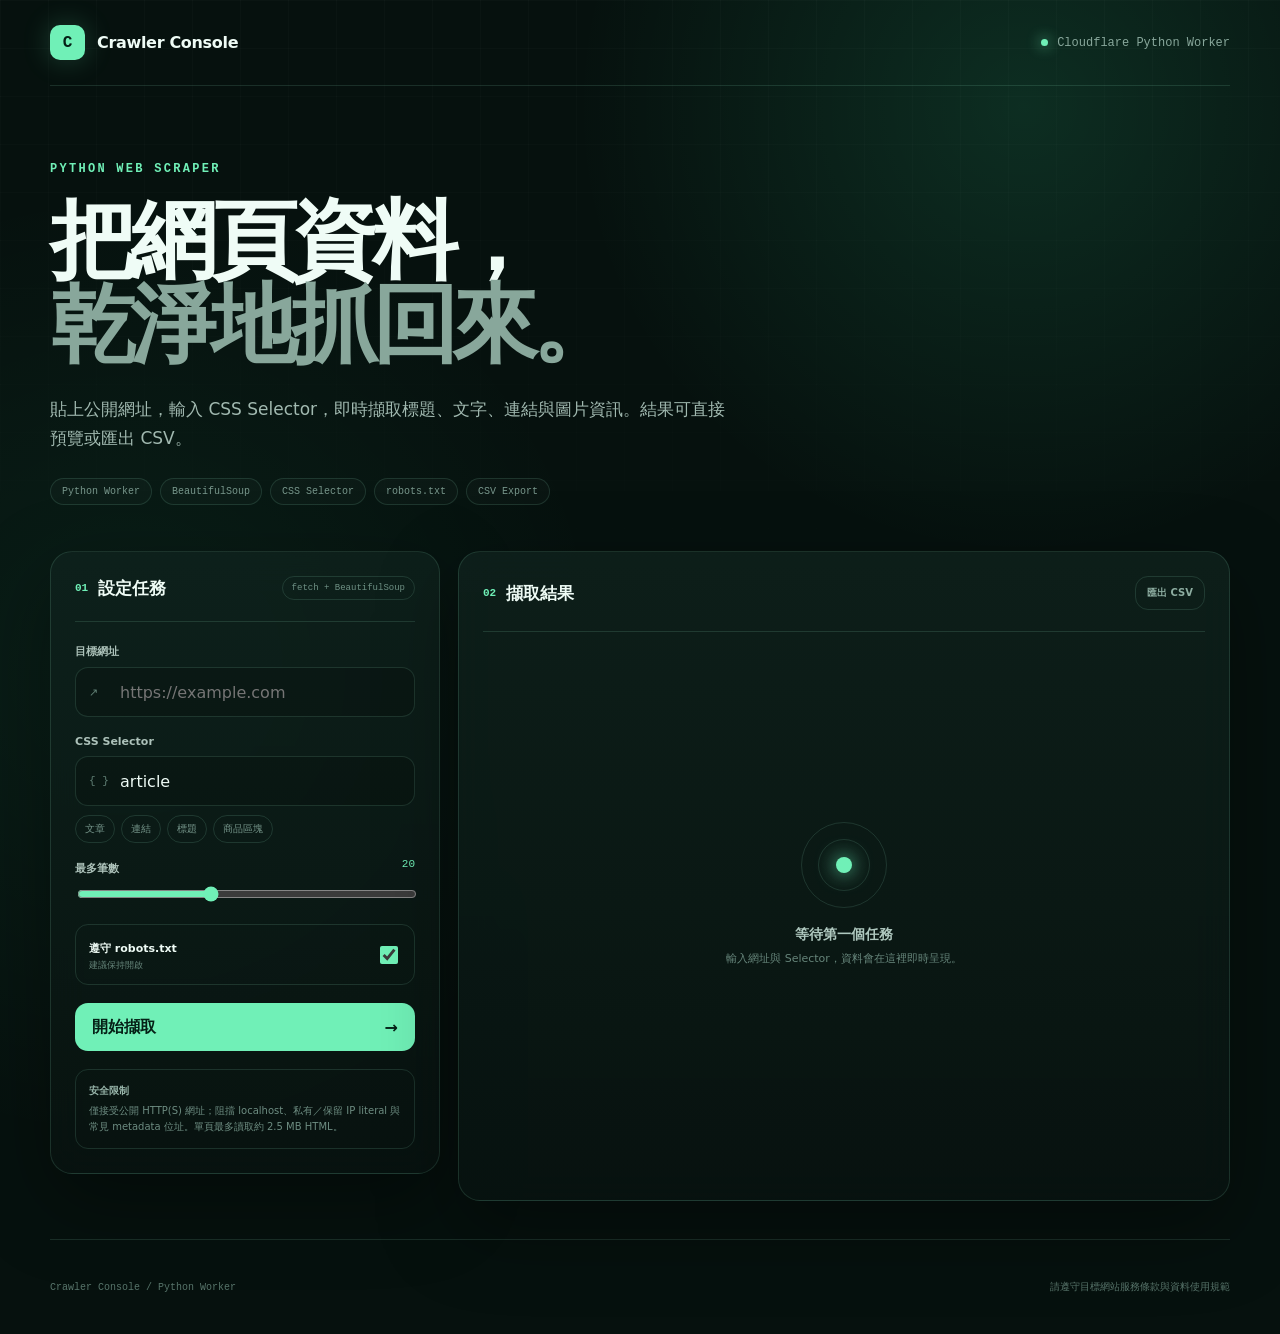
<file: python-scraper-web/public/index.html>
<!doctype html>
<html lang="zh-Hant">
<head>
<meta charset="utf-8">
<meta name="viewport" content="width=device-width,initial-scale=1">
<meta name="color-scheme" content="dark">
<title>Crawler Console — Python 網頁爬蟲</title>
<meta name="description" content="Cloudflare Python Worker 驅動的漂亮網頁爬蟲介面">
<style>
:root{--bg:#06110e;--panel:rgba(13,29,24,.78);--line:rgba(161,255,218,.13);--line2:rgba(161,255,218,.26);--text:#effcf6;--muted:#88a79b;--accent:#70f0b7;--accent2:#d5ffec;--danger:#ff9a9a;--warn:#ffd58b;--r:22px;--shadow:0 28px 80px rgba(0,0,0,.36)}
*{box-sizing:border-box}html{scroll-behavior:smooth}body{margin:0;min-height:100vh;color:var(--text);font-family:Inter,ui-sans-serif,system-ui,-apple-system,"Segoe UI","Noto Sans TC",sans-serif;background:radial-gradient(circle at 80% 8%,rgba(64,255,177,.12),transparent 28rem),radial-gradient(circle at 10% 50%,rgba(64,255,177,.06),transparent 30rem),var(--bg)}
body:before{content:"";position:fixed;inset:0;pointer-events:none;background-image:linear-gradient(rgba(255,255,255,.018) 1px,transparent 1px),linear-gradient(90deg,rgba(255,255,255,.018) 1px,transparent 1px);background-size:48px 48px;mask-image:linear-gradient(to bottom,#000,transparent 78%)}
button,input{font:inherit}button{cursor:pointer}a{color:inherit}[hidden]{display:none!important}.shell{width:min(1180px,calc(100% - 40px));margin:auto;position:relative}.topbar{height:86px;display:flex;align-items:center;justify-content:space-between;border-bottom:1px solid var(--line)}.brand{display:flex;gap:12px;align-items:center;text-decoration:none;font-weight:800;letter-spacing:-.02em}.mark{width:35px;height:35px;display:grid;place-items:center;border-radius:10px;background:var(--accent);color:#052016;font-family:ui-monospace,monospace;box-shadow:0 0 28px rgba(112,240,183,.22)}.status{display:flex;align-items:center;gap:9px;color:var(--muted);font:12px ui-monospace,monospace}.dot{width:7px;height:7px;border-radius:50%;background:var(--accent);box-shadow:0 0 14px var(--accent)}
.hero{padding:76px 0 46px;max-width:850px}.eyebrow{color:var(--accent);font:700 12px ui-monospace,monospace;letter-spacing:.19em;margin-bottom:22px}h1{margin:0;font-size:clamp(48px,7vw,86px);line-height:.98;letter-spacing:-.065em}h1 span{color:var(--muted)}.hero p{max-width:680px;color:#a1b9b0;font-size:17px;line-height:1.75;margin:28px 0 0}.stack{display:flex;gap:8px;margin-top:24px;flex-wrap:wrap}.stack span{border:1px solid var(--line);border-radius:999px;padding:7px 11px;color:#78978c;font:10px ui-monospace,monospace;background:rgba(255,255,255,.018)}
.workspace{display:grid;grid-template-columns:390px 1fr;gap:18px;align-items:start}.panel{background:linear-gradient(180deg,rgba(15,34,29,.8),rgba(8,19,16,.83));border:1px solid var(--line);border-radius:var(--r);box-shadow:var(--shadow);backdrop-filter:blur(18px)}.controls,.results-panel{padding:24px}.controls{position:sticky;top:18px}.head{display:flex;justify-content:space-between;align-items:center;gap:12px;padding-bottom:21px;margin-bottom:22px;border-bottom:1px solid var(--line)}.head>div{display:flex;gap:10px;align-items:center}.head h2{margin:0;font-size:17px}.step{color:var(--accent);font:700 11px ui-monospace,monospace}.badge{border:1px solid var(--line);border-radius:999px;color:#6f9185;padding:6px 9px;font:9px ui-monospace,monospace}
label{display:block;color:#adc2ba;font-size:11px;font-weight:700;margin:18px 0 8px}.field{position:relative}.field input{width:100%;height:50px;border:1px solid var(--line);border-radius:13px;background:rgba(0,0,0,.16);color:var(--text);padding:0 14px 0 44px;outline:none}.field input:focus{border-color:var(--accent);box-shadow:0 0 0 3px rgba(112,240,183,.08)}.prefix{position:absolute;left:14px;top:50%;transform:translateY(-50%);color:#628176;font:11px ui-monospace,monospace}.presets{display:flex;gap:6px;flex-wrap:wrap;margin-top:9px}.presets button{border:1px solid var(--line);background:transparent;color:#749388;border-radius:999px;padding:6px 9px;font-size:10px}.presets button:hover{color:var(--accent);border-color:var(--line2)}
.range-row{display:flex;justify-content:space-between;align-items:center}.range-row output{color:var(--accent);font:11px ui-monospace,monospace}input[type=range]{width:100%;accent-color:var(--accent)}.toggle{display:flex;align-items:center;justify-content:space-between;border:1px solid var(--line);border-radius:13px;padding:12px 13px;margin-top:18px}.toggle strong{font-size:11px}.toggle small{display:block;color:#658479;font-size:9px;margin-top:3px}.toggle input{accent-color:var(--accent);width:18px;height:18px}
.primary,.ghost{border-radius:13px;height:48px;font-weight:800}.primary{width:100%;margin-top:18px;border:0;background:var(--accent);color:#052016;display:flex;align-items:center;justify-content:space-between;padding:0 17px}.primary:disabled{opacity:.5;cursor:not-allowed}.ghost{height:34px;border:1px solid var(--line);background:transparent;color:#8dada1;padding:0 11px;font-size:10px}.ghost:not(:disabled):hover{border-color:var(--line2);color:var(--accent)}.note{margin-top:18px;padding:13px;border:1px solid var(--line);border-radius:13px;color:#6e8d82;font-size:10px;line-height:1.6}.note strong{display:block;color:#98b5aa;margin-bottom:4px}
.results-panel{min-height:650px}.meta{display:grid;grid-template-columns:repeat(3,1fr);gap:8px;margin-bottom:14px}.meta div{padding:12px;border:1px solid var(--line);border-radius:12px}.meta span{display:block;color:#638278;font-size:9px}.meta strong{display:block;margin-top:5px;font:700 12px ui-monospace,monospace;white-space:nowrap;overflow:hidden;text-overflow:ellipsis}.empty,.loading{min-height:480px;display:grid;place-items:center;align-content:center;text-align:center;color:#67867b}.radar{width:86px;height:86px;border:1px solid var(--line);border-radius:50%;position:relative;margin-bottom:18px}.radar:before,.radar:after{content:"";position:absolute;inset:16px;border:1px solid var(--line);border-radius:50%}.radar:after{inset:34px;background:var(--accent);border:0;box-shadow:0 0 20px var(--accent)}.empty h3,.loading h3{margin:0 0 7px;color:#afc8bf;font-size:14px}.empty p,.loading p{margin:0;font-size:11px}.loader{width:40px;height:40px;border:2px solid var(--line);border-top-color:var(--accent);border-radius:50%;animation:spin .8s linear infinite;margin-bottom:18px}@keyframes spin{to{transform:rotate(360deg)}}.message{margin-bottom:12px;padding:11px 12px;border:1px solid rgba(255,154,154,.2);border-radius:11px;color:#ffd2d2;background:rgba(255,80,80,.05);font-size:11px;line-height:1.5}.message.info{border-color:rgba(255,213,139,.2);color:var(--warn);background:rgba(255,213,139,.05)}
.list{display:grid;gap:9px}.card{display:grid;grid-template-columns:42px 1fr auto;gap:13px;align-items:start;padding:15px;border:1px solid var(--line);border-radius:14px;background:rgba(255,255,255,.018);transition:.2s}.card:hover{transform:translateY(-1px);border-color:var(--line2);background:rgba(112,240,183,.025)}.idx{width:42px;height:42px;display:grid;place-items:center;border:1px solid var(--line);border-radius:11px;color:var(--accent);font:11px ui-monospace,monospace}.content{min-width:0}.content h3{margin:1px 0 6px;font-size:13px;white-space:nowrap;overflow:hidden;text-overflow:ellipsis}.content p{margin:0;color:#78958b;font-size:11px;line-height:1.6;display:-webkit-box;-webkit-line-clamp:2;-webkit-box-orient:vertical;overflow:hidden}.card a{text-decoration:none;color:#8fb9aa;font:10px ui-monospace,monospace;border:1px solid var(--line);border-radius:999px;padding:7px 9px}.tag{color:#5e7b71;font:9px ui-monospace,monospace;margin-top:8px}
footer{height:95px;margin-top:38px;border-top:1px solid var(--line);display:flex;align-items:center;justify-content:space-between;color:#58756b;font:10px ui-monospace,monospace}
@media(max-width:900px){.workspace{grid-template-columns:1fr}.controls{position:static}}@media(max-width:620px){.shell{width:calc(100% - 24px)}.status,.badge{display:none}.hero{padding-top:52px}h1{font-size:48px}.controls,.results-panel{padding:18px}.meta{grid-template-columns:1fr}.card{grid-template-columns:36px 1fr}.card a{grid-column:2;justify-self:start}footer{height:auto;min-height:90px;align-items:flex-start;justify-content:center;flex-direction:column;gap:7px}}
</style>
</head>
<body>
<div class="shell">
<nav class="topbar"><a class="brand" href="/"><span class="mark">C</span><span>Crawler Console</span></a><div class="status"><span class="dot"></span> Cloudflare Python Worker</div></nav>
<main>
<section class="hero">
<div class="eyebrow">PYTHON WEB SCRAPER</div>
<h1>把網頁資料，<br><span>乾淨地抓回來。</span></h1>
<p>貼上公開網址，輸入 CSS Selector，即時擷取標題、文字、連結與圖片資訊。結果可直接預覽或匯出 CSV。</p>
<div class="stack"><span>Python Worker</span><span>BeautifulSoup</span><span>CSS Selector</span><span>robots.txt</span><span>CSV Export</span></div>
</section>
<section class="workspace">
<aside class="panel controls">
<div class="head"><div><span class="step">01</span><h2>設定任務</h2></div><span class="badge">fetch + BeautifulSoup</span></div>
<form id="form">
<label for="url">目標網址</label><div class="field"><span class="prefix">↗</span><input id="url" type="url" placeholder="https://example.com" required></div>
<label for="selector">CSS Selector</label><div class="field"><span class="prefix">{ }</span><input id="selector" value="article" placeholder="article, .card, a" required></div>
<div class="presets"><button type="button" data-s="article">文章</button><button type="button" data-s="a">連結</button><button type="button" data-s="h1, h2, h3">標題</button><button type="button" data-s="[class*='product']">商品區塊</button></div>
<div class="range-row"><label for="limit">最多筆數</label><output id="limitValue">20</output></div><input id="limit" type="range" min="1" max="50" value="20">
<div class="toggle"><span><strong>遵守 robots.txt</strong><small>建議保持開啟</small></span><input id="robots" type="checkbox" checked></div>
<button class="primary" id="submit" type="submit"><span id="submitText">開始擷取</span><span>→</span></button>
</form>
<div class="note"><strong>安全限制</strong>僅接受公開 HTTP(S) 網址；阻擋 localhost、私有／保留 IP literal 與常見 metadata 位址。單頁最多讀取約 2.5 MB HTML。</div>
</aside>
<section class="panel results-panel">
<div class="head"><div><span class="step">02</span><h2>擷取結果</h2></div><button class="ghost" id="download" disabled>匯出 CSV</button></div>
<div class="meta" id="meta" hidden><div><span>筆數</span><strong id="count">0</strong></div><div><span>HTTP</span><strong id="status">—</strong></div><div><span>Selector</span><strong id="selected">—</strong></div></div>
<div class="empty" id="empty"><div class="radar"></div><h3>等待第一個任務</h3><p>輸入網址與 Selector，資料會在這裡即時呈現。</p></div>
<div class="loading" id="loading" hidden><div class="loader"></div><h3>正在讀取目標頁面</h3><p>解析 HTML 與 Selector 中。</p></div>
<div class="message" id="message" hidden></div><div class="list" id="list"></div>
</section>
</section>
</main>
<footer><span>Crawler Console / Python Worker</span><span>請遵守目標網站服務條款與資料使用規範</span></footer>
</div>
<script>
const q=s=>document.querySelector(s),form=q('#form'),url=q('#url'),selector=q('#selector'),limit=q('#limit'),limitValue=q('#limitValue'),robots=q('#robots'),submit=q('#submit'),submitText=q('#submitText'),empty=q('#empty'),loading=q('#loading'),message=q('#message'),list=q('#list'),meta=q('#meta'),count=q('#count'),status=q('#status'),selected=q('#selected'),download=q('#download');let items=[];
const esc=v=>String(v??'').replaceAll('&','&amp;').replaceAll('<','&lt;').replaceAll('>','&gt;').replaceAll('"','&quot;').replaceAll("'","&#039;");
limit.addEventListener('input',()=>limitValue.value=limit.value);document.querySelectorAll('[data-s]').forEach(b=>b.onclick=()=>{selector.value=b.dataset.s;selector.focus()});
function busy(v){submit.disabled=v;submitText.textContent=v?'擷取中…':'開始擷取';loading.hidden=!v;if(v){empty.hidden=true;list.innerHTML='';meta.hidden=true;message.hidden=true;download.disabled=true}}
function msg(t,info=false){message.textContent=t;message.className=info?'message info':'message';message.hidden=false}
function render(d){items=d.items||[];count.textContent=d.count;status.textContent=d.status_code;selected.textContent=d.selector;meta.hidden=false;download.disabled=!items.length;if(d.robots_message)msg(d.robots_message,true);if(!items.length){list.innerHTML='<div class="empty"><h3>沒有找到符合項目</h3><p>換一個 Selector 再試一次。</p></div>';return}list.innerHTML=items.map((x,i)=>'<article class="card"><div class="idx">'+String(i+1).padStart(2,'0')+'</div><div class="content"><h3 title="'+esc(x.title)+'">'+esc(x.title)+'</h3><p>'+esc(x.text||'（沒有文字內容）')+'</p><div class="tag">&lt;'+esc(x.tag)+'&gt;</div></div>'+(x.url?'<a href="'+esc(x.url)+'" target="_blank" rel="noopener noreferrer">開啟來源 ↗</a>':'')+'</article>').join('')}
form.addEventListener('submit',async e=>{e.preventDefault();busy(true);items=[];try{const r=await fetch('/api/scrape',{method:'POST',headers:{'Content-Type':'application/json'},body:JSON.stringify({url:url.value,selector:selector.value,limit:Number(limit.value),obey_robots:robots.checked})}),d=await r.json();if(!r.ok||!d.ok)throw new Error(d.error||('HTTP '+r.status));render(d)}catch(e){meta.hidden=true;list.innerHTML='';download.disabled=true;msg(e.message||'擷取失敗。')}finally{busy(false)}});
download.onclick=()=>{if(!items.length)return;const cols=['title','text','url','image','tag'],e=v=>'"'+String(v??'').replaceAll('"','""')+'"',rows=[cols.join(','),...items.map(x=>cols.map(k=>e(x[k])).join(','))],blob=new Blob(['\ufeff'+rows.join('\n')],{type:'text/csv;charset=utf-8'}),u=URL.createObjectURL(blob),a=document.createElement('a');a.href=u;a.download='crawler-results-'+new Date().toISOString().slice(0,10)+'.csv';document.body.appendChild(a);a.click();a.remove();URL.revokeObjectURL(u)};
</script>
</body>
</html>
</file>
<file: styles.css>
:root{
  --bg:#07090d;--surface:#0c1017;--surface-2:#111720;--surface-3:#161e29;
  --line:#252d39;--line-soft:#1a212c;--text:#f4f7fb;--muted:#9aa5b5;
  --accent:#3b82f6;--cyan:#22d3ee;--green:#65d6a2;--orange:#ffb35c;--red:#ff6b78;
  --shadow:0 32px 90px rgba(0,0,0,.42);--radius:16px;--mono:"Cascadia Mono","SFMono-Regular",Consolas,monospace;
}
html[data-theme="light"]{
  --bg:#f7f8fa;--surface:#ffffff;--surface-2:#f1f4f7;--surface-3:#e9edf2;
  --line:#d8dee7;--line-soft:#e7ebf0;--text:#111827;--muted:#657083;
  --shadow:0 28px 72px rgba(22,37,60,.13);
}
*{box-sizing:border-box}html{scroll-behavior:smooth;background:var(--bg)}body{margin:0;background:var(--bg);color:var(--text);font-family:Inter,"Segoe UI","Noto Sans TC","Microsoft JhengHei",system-ui,sans-serif;line-height:1.6;overflow-x:hidden}a{color:inherit;text-decoration:none}button,a{ -webkit-tap-highlight-color:transparent}.shell{width:min(1180px,calc(100% - 48px));margin-inline:auto}.ambient{position:fixed;inset:0;pointer-events:none;z-index:-1;overflow:hidden}.ambient i{position:absolute;width:520px;height:520px;border-radius:50%;filter:blur(100px);opacity:.12;background:var(--accent);top:-250px;right:-180px}.ambient i+ i{width:420px;height:420px;background:var(--cyan);top:58vh;right:auto;left:-260px;opacity:.07}

.topbar{height:78px;display:flex;align-items:center;justify-content:space-between;gap:24px;position:relative;z-index:20}.brand{display:flex;align-items:center;gap:11px;min-width:max-content}.brand .logo,.mini-logo{width:38px;height:38px;border:1px solid var(--line);background:var(--surface);border-radius:10px;display:grid;place-items:center;font:700 18px var(--mono);box-shadow:inset 0 0 0 1px rgba(255,255,255,.02)}.brand>span:last-child{display:grid;line-height:1.2}.brand strong{font-size:14px;letter-spacing:.03em}.brand small{font:11px var(--mono);color:var(--muted);margin-top:3px}.navlinks{display:flex;gap:24px}.navlinks a{font-size:13px;color:var(--muted);transition:.2s}.navlinks a:hover{color:var(--text)}.navtools{display:flex;align-items:center;gap:8px}.lang{display:flex;border:1px solid var(--line);border-radius:9px;overflow:hidden;background:var(--surface)}.lang button,.theme{border:0;background:transparent;color:var(--muted);height:32px;padding:0 9px;cursor:pointer;font-size:11px}.lang button.active{background:var(--surface-3);color:var(--text)}.theme{width:34px;padding:0;border:1px solid var(--line);border-radius:9px;background:var(--surface);font-size:15px}

.hero{min-height:690px;display:grid;grid-template-columns:minmax(0,1.05fr) minmax(440px,.95fr);align-items:center;gap:56px;padding-block:68px 84px}.eyebrow{display:flex;align-items:center;gap:9px;font:700 11px var(--mono);letter-spacing:.13em;color:var(--muted);text-transform:uppercase}.eyebrow span{width:7px;height:7px;border-radius:50%;background:var(--cyan);box-shadow:0 0 16px rgba(34,211,238,.55)}.hero h1{margin:19px 0 22px;font-size:clamp(52px,6.1vw,82px);line-height:.98;letter-spacing:-.055em;font-weight:700}.hero-line{display:block;white-space:nowrap}.hero-line.accent{color:transparent;background:linear-gradient(90deg,var(--accent),var(--cyan));-webkit-background-clip:text;background-clip:text}.lead{max-width:670px;color:var(--muted);font-size:16px;margin:0 0 28px}.cta-row{display:flex;flex-wrap:wrap;gap:9px}.cta{min-height:46px;padding:0 17px;border:1px solid var(--line);border-radius:11px;display:inline-flex;align-items:center;justify-content:center;gap:16px;background:var(--surface);font-size:13px;font-weight:650;transition:.2s transform,.2s border-color}.cta:hover{transform:translateY(-2px);border-color:#435065}.cta.primary{background:var(--text);color:var(--bg);border-color:var(--text)}.cta.ghost{background:transparent}.proof-grid{display:grid;grid-template-columns:repeat(2,minmax(0,1fr));gap:1px;background:var(--line);border:1px solid var(--line);border-radius:13px;overflow:hidden;margin-top:30px;max-width:670px}.proof-grid>div{background:var(--surface);padding:13px 15px;display:grid;grid-template-columns:28px 1fr;align-items:start}.proof-grid small{grid-row:1/3;font:10px var(--mono);color:var(--cyan);padding-top:2px}.proof-grid strong{font-size:12px}.proof-grid span{font:10px var(--mono);color:var(--muted)}

.product-stage{position:relative;min-height:520px;display:grid;place-items:center}.window{width:min(100%,520px);background:var(--surface);border:1px solid var(--line);border-radius:18px;box-shadow:var(--shadow);overflow:hidden;transform:perspective(1200px) rotateY(-3deg) rotateX(1.2deg)}.windowbar{height:52px;display:flex;align-items:center;gap:9px;padding:0 14px;border-bottom:1px solid var(--line);background:var(--surface-2)}.windowbar .mini-logo{width:27px;height:27px;border-radius:7px;font-size:12px}.windowbar strong{font-size:12px}.windowbar small{font:10px var(--mono);color:var(--muted);margin-right:auto}.windowbar>i{width:7px;height:7px;border-radius:50%;background:#303b4a}.windowbody{display:grid;grid-template-columns:56px 1fr;min-height:410px}.sidebar{border-right:1px solid var(--line);display:flex;flex-direction:column;align-items:center;gap:9px;padding-top:14px;background:#090d13}.sidebar>*{width:30px;height:30px;border-radius:7px;display:grid;place-items:center;color:#697688;font:10px var(--mono)}.sidebar b{background:var(--accent);color:white}.dashboard{padding:20px}.dash-title{display:flex;align-items:center;justify-content:space-between}.dash-title small{display:block;color:var(--muted);font-size:10px}.dash-title strong{display:block;font-size:16px;margin-top:2px}.dash-title em{font:10px var(--mono);font-style:normal;color:var(--green);border:1px solid rgba(101,214,162,.3);background:rgba(101,214,162,.08);padding:5px 8px;border-radius:999px}.metric-grid{display:grid;grid-template-columns:repeat(3,1fr);gap:7px;margin-top:16px}.metric-grid>div{border:1px solid var(--line);background:var(--surface-2);border-radius:9px;padding:10px}.metric-grid small{display:block;font-size:9px;color:var(--muted)}.metric-grid b{font:600 15px var(--mono)}.chart{margin-top:10px;border:1px solid var(--line);border-radius:10px;background:var(--surface-2);padding:10px}.chart>div{display:flex;justify-content:space-between;font:9px var(--mono);color:var(--muted)}.chart svg{width:100%;height:120px;margin-top:2px}.gridline{fill:none;stroke:var(--line);stroke-width:1}.area{fill:rgba(59,130,246,.12)}.trend{fill:none;stroke:var(--accent);stroke-width:3;stroke-linecap:round}.process-row{margin-top:7px;border:1px solid var(--line);border-radius:9px;padding:8px 10px;display:flex;align-items:center;justify-content:space-between;background:var(--surface-2)}.process-row>span{display:grid;grid-template-columns:10px 1fr;align-items:center;column-gap:7px}.process-row i{grid-row:1/3;width:7px;height:7px;border-radius:50%;background:var(--orange)}.process-row i.good{background:var(--green)}.process-row b{font-size:10px}.process-row small{font:8px var(--mono);color:var(--muted)}.process-row>strong{font:10px var(--mono)}.floating{position:absolute;border:1px solid var(--line);background:color-mix(in srgb,var(--surface) 93%,transparent);box-shadow:0 20px 55px rgba(0,0,0,.28);backdrop-filter:blur(14px);border-radius:12px;padding:11px 13px;display:grid;max-width:250px}.floating small{font:9px var(--mono);color:var(--muted)}.floating strong{font-size:11px;margin:2px 0}.floating span{font:9px var(--mono);color:var(--muted)}.incident-card{left:-22px;bottom:48px}.release-card{right:-18px;top:48px}

.release-strip{min-height:78px;border-block:1px solid var(--line);display:grid;grid-template-columns:1.1fr 1fr 1.3fr auto;align-items:center;gap:20px;padding-block:13px}.release-strip>div{display:grid}.release-strip>div:first-child{grid-template-columns:auto 1fr;column-gap:8px;align-items:center}.release-strip>div:first-child small{grid-column:2}.release-strip strong{font-size:13px}.release-strip small{font-size:10px;color:var(--muted)}.release-strip code{font:9px var(--mono);color:var(--muted)}.release-strip>a{font:10px var(--mono);color:var(--cyan)}.status-dot{width:7px;height:7px;border-radius:50%;background:var(--green);box-shadow:0 0 14px rgba(101,214,162,.5)}

.section{padding-block:112px}.section-head{max-width:760px}.section-head h2{font-size:clamp(36px,4.2vw,58px);line-height:1.06;letter-spacing:-.045em;margin:15px 0 17px}.section-head>p{color:var(--muted);font-size:15px;margin:0;max-width:700px}.feature-grid{display:grid;grid-template-columns:repeat(3,1fr);gap:10px;margin-top:44px}.card{min-height:180px;padding:20px;border:1px solid var(--line);background:var(--surface);border-radius:var(--radius);position:relative;overflow:hidden}.card:after{content:"";position:absolute;inset:auto -50px -80px auto;width:160px;height:160px;border-radius:50%;background:var(--accent);filter:blur(70px);opacity:.05}.card>span{font:10px var(--mono);color:var(--cyan)}.card h3{font-size:17px;margin:34px 0 8px}.card p{font-size:12px;color:var(--muted);margin:0}.split{display:grid;grid-template-columns:1fr 1fr;gap:70px;align-items:center}.split.reverse>.section-head{order:2}.checks{padding:0;margin:24px 0 0;display:grid;gap:10px;list-style:none}.checks li{position:relative;padding-left:24px;color:var(--muted);font-size:13px}.checks li:before{content:"✓";position:absolute;left:0;color:var(--green);font:700 12px var(--mono)}

.timeline-panel,.update-panel{border:1px solid var(--line);border-radius:var(--radius);background:var(--surface);box-shadow:var(--shadow);overflow:hidden}.panel-head{height:56px;padding:0 16px;display:flex;align-items:center;justify-content:space-between;border-bottom:1px solid var(--line);background:var(--surface-2)}.panel-head b{font-size:13px}.panel-head span{font:9px var(--mono);color:var(--green)}.timeline{padding:20px 18px}.timeline article{display:grid;grid-template-columns:68px 12px 1fr;column-gap:10px;min-height:75px;position:relative}.timeline article:after{content:"";position:absolute;left:84px;top:19px;bottom:-5px;width:1px;background:var(--line)}.timeline article:last-child:after{display:none}.timeline time{font:9px var(--mono);color:var(--muted);padding-top:4px}.timeline i{width:9px;height:9px;border-radius:50%;background:var(--accent);margin-top:4px;z-index:1;box-shadow:0 0 0 4px var(--surface)}.timeline i.warn{background:var(--orange)}.timeline i.danger{background:var(--red)}.timeline strong{font-size:12px}.timeline p{font-size:11px;color:var(--muted);margin:2px 0}.evidence-note{border-top:1px solid var(--line);padding:15px 18px;color:var(--muted);font-size:11px;background:var(--surface-2)}

.policy-grid{display:grid;grid-template-columns:repeat(3,1fr);gap:10px;margin-top:38px}.policy-card{border:1px solid var(--line);border-radius:var(--radius);background:var(--surface);padding:20px;min-height:150px}.policy-card small{font:9px var(--mono);color:var(--cyan)}.policy-card strong{display:block;font-size:16px;margin:28px 0 6px}.policy-card p{font-size:11px;color:var(--muted);margin:0}.rule-demo{margin-top:12px;border:1px solid var(--line);background:var(--surface-2);border-radius:12px;padding:13px 16px;display:grid;grid-template-columns:1fr auto auto;align-items:center;gap:22px}.rule-demo>div{display:grid}.rule-demo strong,.rule-demo b{font-size:12px}.rule-demo span{font-size:10px;color:var(--muted)}.rule-demo code{font:11px var(--mono);color:var(--cyan)}.rule-demo em{font:9px var(--mono);font-style:normal;color:var(--green);border:1px solid rgba(101,214,162,.25);padding:4px 7px;border-radius:999px}

.release-row{padding:18px;display:flex;align-items:center;justify-content:space-between;border-bottom:1px solid var(--line)}.release-row div{display:grid}.release-row strong{font:600 15px var(--mono)}.release-row small{font-size:10px;color:var(--muted)}.release-row em{font:9px var(--mono);font-style:normal;color:var(--green)}.asset-row{display:flex;justify-content:space-between;gap:14px;padding:10px 18px;border-bottom:1px solid var(--line-soft);font-size:11px}.asset-row code{font:9px var(--mono);color:var(--muted)}.backup-flow{margin:17px;border:1px solid var(--line);background:var(--surface-2);border-radius:9px;display:flex;align-items:center;justify-content:center;gap:10px;padding:12px;font-size:10px;color:var(--muted)}.backup-flow b{color:var(--cyan)}.oem-note{margin-top:22px;border-left:2px solid var(--cyan);padding:3px 0 3px 14px}.oem-note strong{font-size:12px}.oem-note p{font-size:11px;color:var(--muted);margin:5px 0 0}

.install-grid{display:grid;grid-template-columns:1.15fr 1fr 1fr;gap:10px;margin-top:38px}.download-card{min-height:230px;border:1px solid var(--line);border-radius:var(--radius);background:var(--surface);padding:20px;display:flex;flex-direction:column;align-items:flex-start;transition:.2s transform,.2s border-color}.download-card:hover{transform:translateY(-3px);border-color:#445165}.download-card.primary-card{background:var(--text);color:var(--bg);border-color:var(--text)}.download-card small{font:9px var(--mono);color:var(--cyan)}.download-card.primary-card small{color:var(--bg);opacity:.6}.download-card strong{font:600 17px var(--mono);margin:35px 0 4px}.download-card span{font-size:11px;opacity:.7}.download-card code{font:9px var(--mono);opacity:.55;margin-top:12px;word-break:break-all}.download-card>b{margin-top:auto;font-size:12px}.safety-grid{display:grid;grid-template-columns:repeat(4,1fr);gap:10px;margin-top:38px}.safety-grid article{border-top:1px solid var(--line);padding-top:16px}.safety-grid article>b{font:10px var(--mono);color:var(--cyan)}.safety-grid h3{font-size:15px;margin:20px 0 7px}.safety-grid p{font-size:11px;color:var(--muted);margin:0}

.final{margin-top:30px;margin-bottom:100px;border:1px solid var(--line);border-radius:20px;background:var(--surface);padding:38px;display:flex;align-items:flex-end;justify-content:space-between;gap:40px}.final>div:first-child{max-width:720px}.final>div:first-child>span{font:10px var(--mono);color:var(--cyan)}.final h2{font-size:clamp(34px,4.3vw,58px);line-height:1.03;letter-spacing:-.045em;margin:14px 0}.final p{font-size:12px;color:var(--muted);margin:0}.final-actions{display:flex;flex-wrap:wrap;gap:8px;justify-content:flex-end}.footer{border-top:1px solid var(--line);min-height:110px;display:flex;align-items:center;justify-content:space-between;gap:20px;color:var(--muted)}.footer>div:first-child{display:grid}.footer strong{font-size:11px;color:var(--text)}.footer span{font:9px var(--mono)}.footer>div:last-child{display:flex;gap:20px;font-size:10px}.footer a:hover{color:var(--text)}

.reveal{opacity:0;transform:translateY(18px);transition:opacity .7s ease,transform .7s ease}.reveal.on{opacity:1;transform:none}.delay-1{transition-delay:.08s}@media(prefers-reduced-motion:reduce){html{scroll-behavior:auto}.reveal{opacity:1;transform:none;transition:none}.window{transform:none}}

@media(max-width:1020px){.navlinks{display:none}.hero{grid-template-columns:1fr;padding-top:55px;gap:36px}.hero-copy{max-width:800px}.hero h1{font-size:clamp(56px,9.3vw,86px)}.product-stage{min-height:490px}.window{width:min(92%,650px)}.incident-card{left:2%}.release-card{right:2%}.release-strip{grid-template-columns:1fr 1fr}.feature-grid{grid-template-columns:repeat(2,1fr)}.split{grid-template-columns:1fr;gap:40px}.split.reverse>.section-head{order:0}.timeline-panel,.update-panel{max-width:760px}.safety-grid{grid-template-columns:repeat(2,1fr)}.install-grid{grid-template-columns:1fr 1fr}.install-grid .primary-card{grid-column:1/-1}.final{align-items:flex-start;flex-direction:column}.final-actions{justify-content:flex-start}}

@media(max-width:680px){.shell{width:min(100% - 28px,1180px)}.topbar{height:66px}.brand .logo{width:34px;height:34px}.brand strong{font-size:12px}.brand small{font-size:9px}.navtools{gap:5px}.lang button{padding:0 7px}.hero{min-height:auto;padding-block:50px 64px}.hero h1{font-size:clamp(39px,12.3vw,62px);margin-top:16px}.hero-line{white-space:nowrap}.lead{font-size:14px}.cta-row{display:grid;grid-template-columns:1fr 1fr}.cta-row .primary{grid-column:1/-1}.proof-grid{grid-template-columns:1fr}.product-stage{min-height:410px;margin-inline:-6px}.window{width:100%;transform:none}.windowbody{grid-template-columns:43px 1fr;min-height:340px}.sidebar{padding-top:10px}.sidebar>*{width:26px;height:26px}.dashboard{padding:13px}.dash-title strong{font-size:12px}.metric-grid>div{padding:8px}.metric-grid b{font-size:11px}.chart svg{height:95px}.floating{display:none}.release-strip{grid-template-columns:1fr;padding-block:18px;gap:8px}.release-strip>div:not(:first-child){display:none}.section{padding-block:78px}.section-head h2{font-size:clamp(34px,10vw,48px)}.feature-grid,.policy-grid,.install-grid,.safety-grid{grid-template-columns:1fr}.install-grid .primary-card{grid-column:auto}.card{min-height:155px}.rule-demo{grid-template-columns:1fr;gap:7px;align-items:start}.rule-demo em{justify-self:start}.timeline-panel{margin-inline:0}.panel-head{gap:12px}.panel-head span{font-size:8px}.asset-row{display:grid}.asset-row code{word-break:break-all}.final{padding:24px;margin-bottom:70px}.final-actions{width:100%}.final-actions .cta{width:100%}.footer{align-items:flex-start;flex-direction:column;justify-content:center;padding-block:25px}.footer>div:last-child{gap:14px}}

@media(max-width:370px){.shell{width:calc(100% - 20px)}.brand small{display:none}.hero h1{font-size:36px;letter-spacing:-.06em}.cta-row{grid-template-columns:1fr}.cta-row .primary{grid-column:auto}.windowbar strong{font-size:10px}.metric-grid{grid-template-columns:1fr 1fr}.metric-grid>div:last-child{display:none}}
</file>
